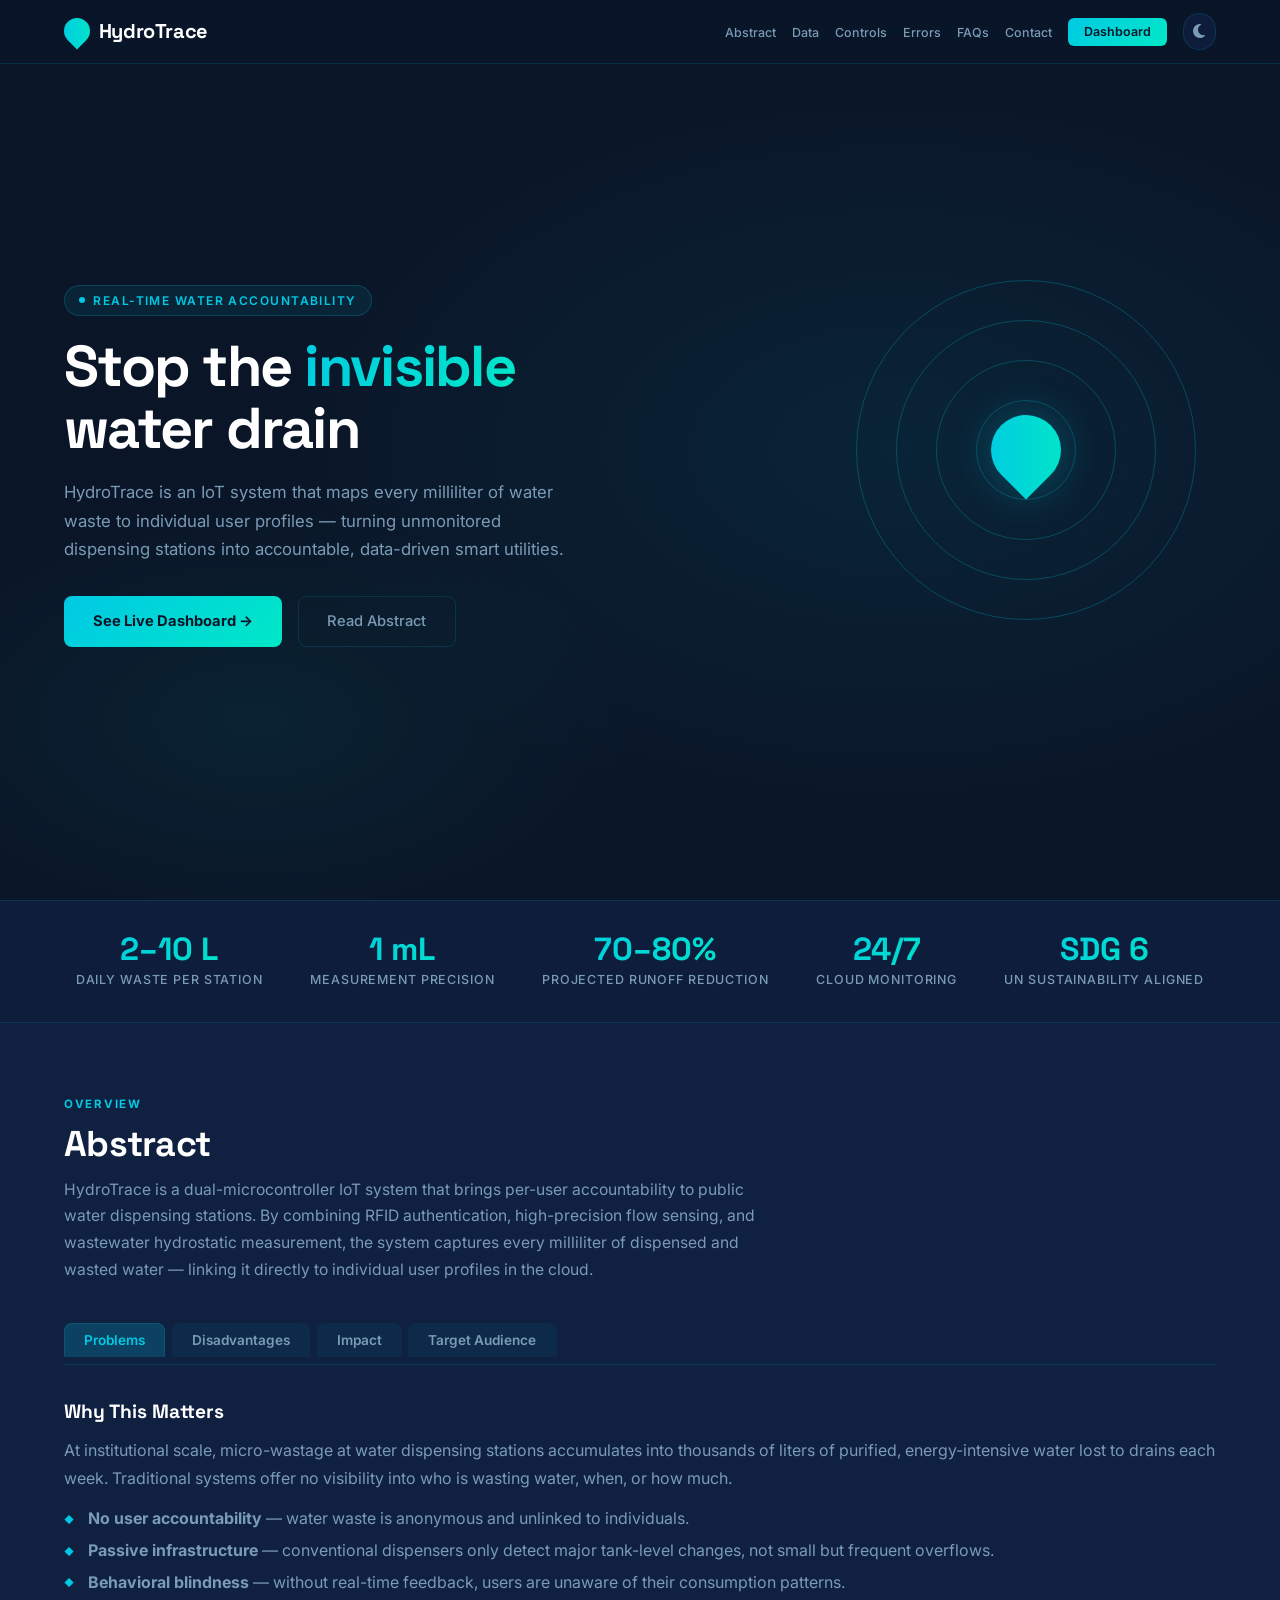
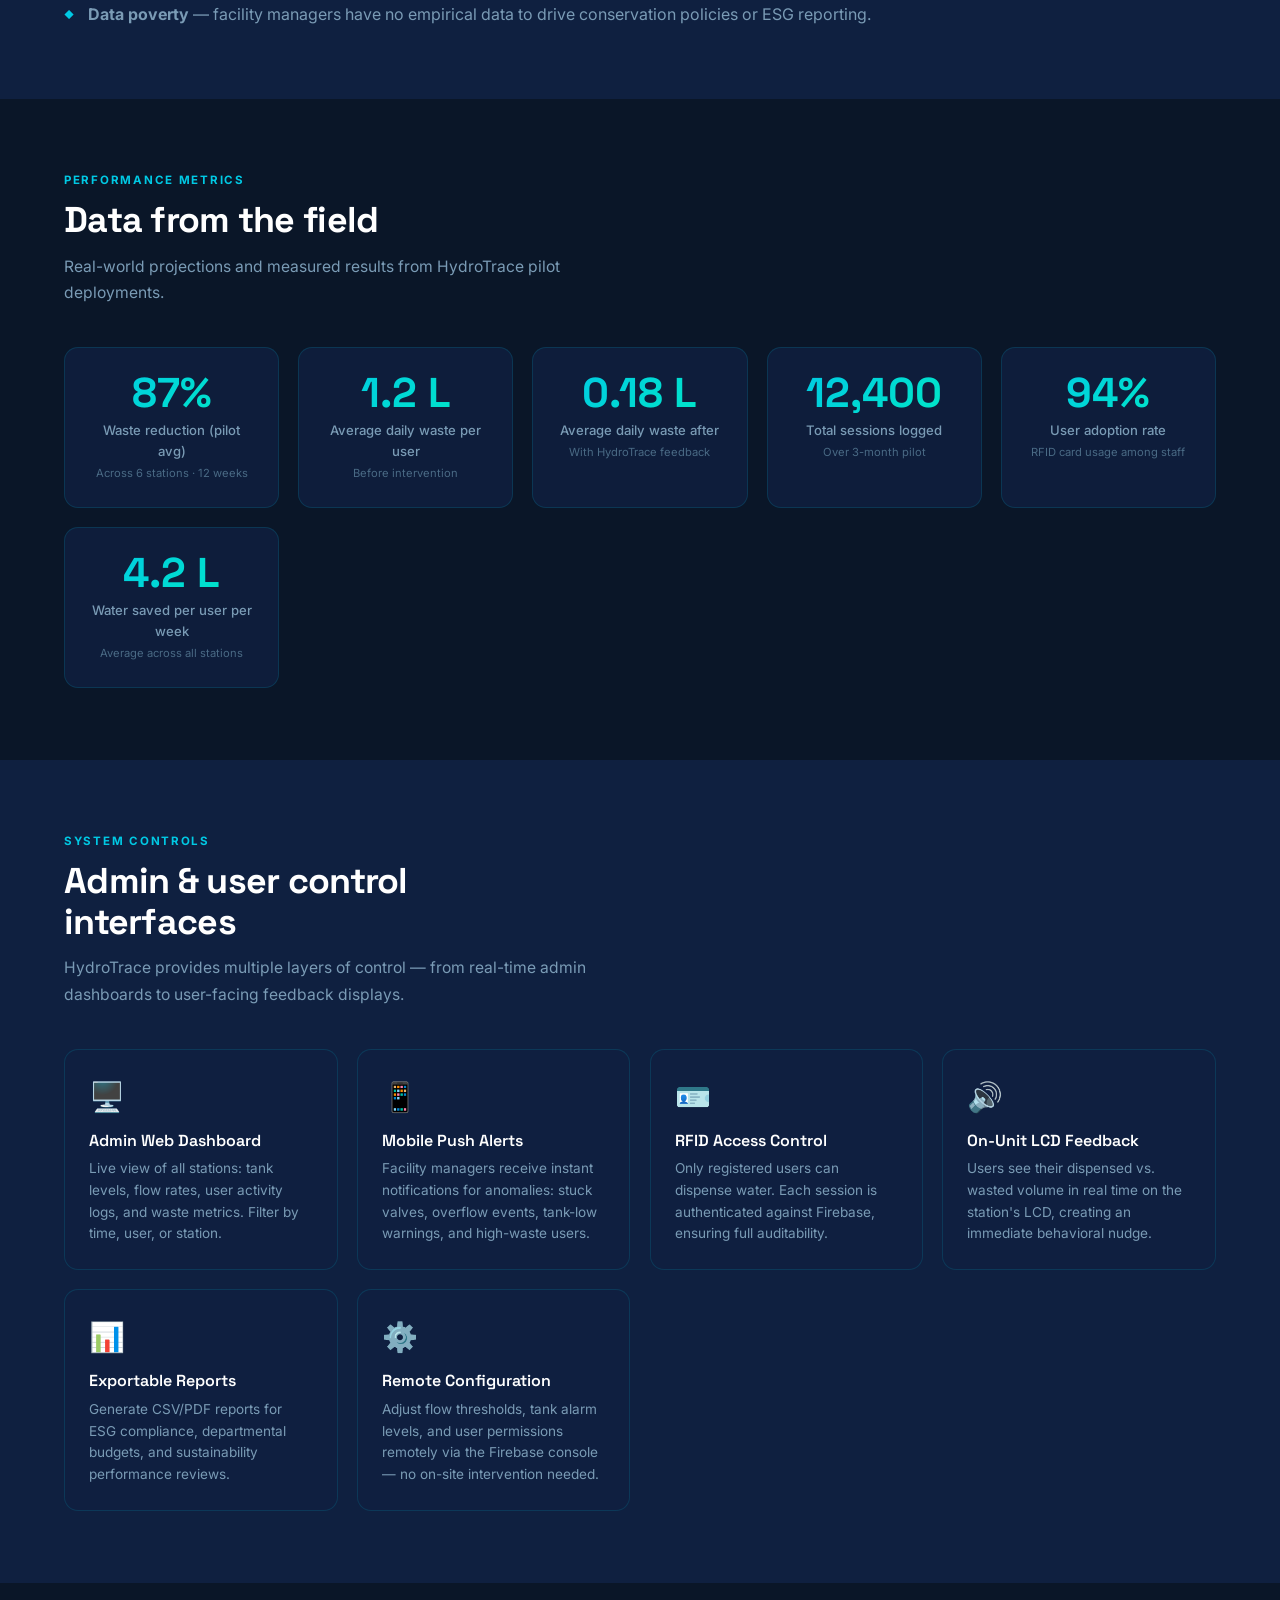
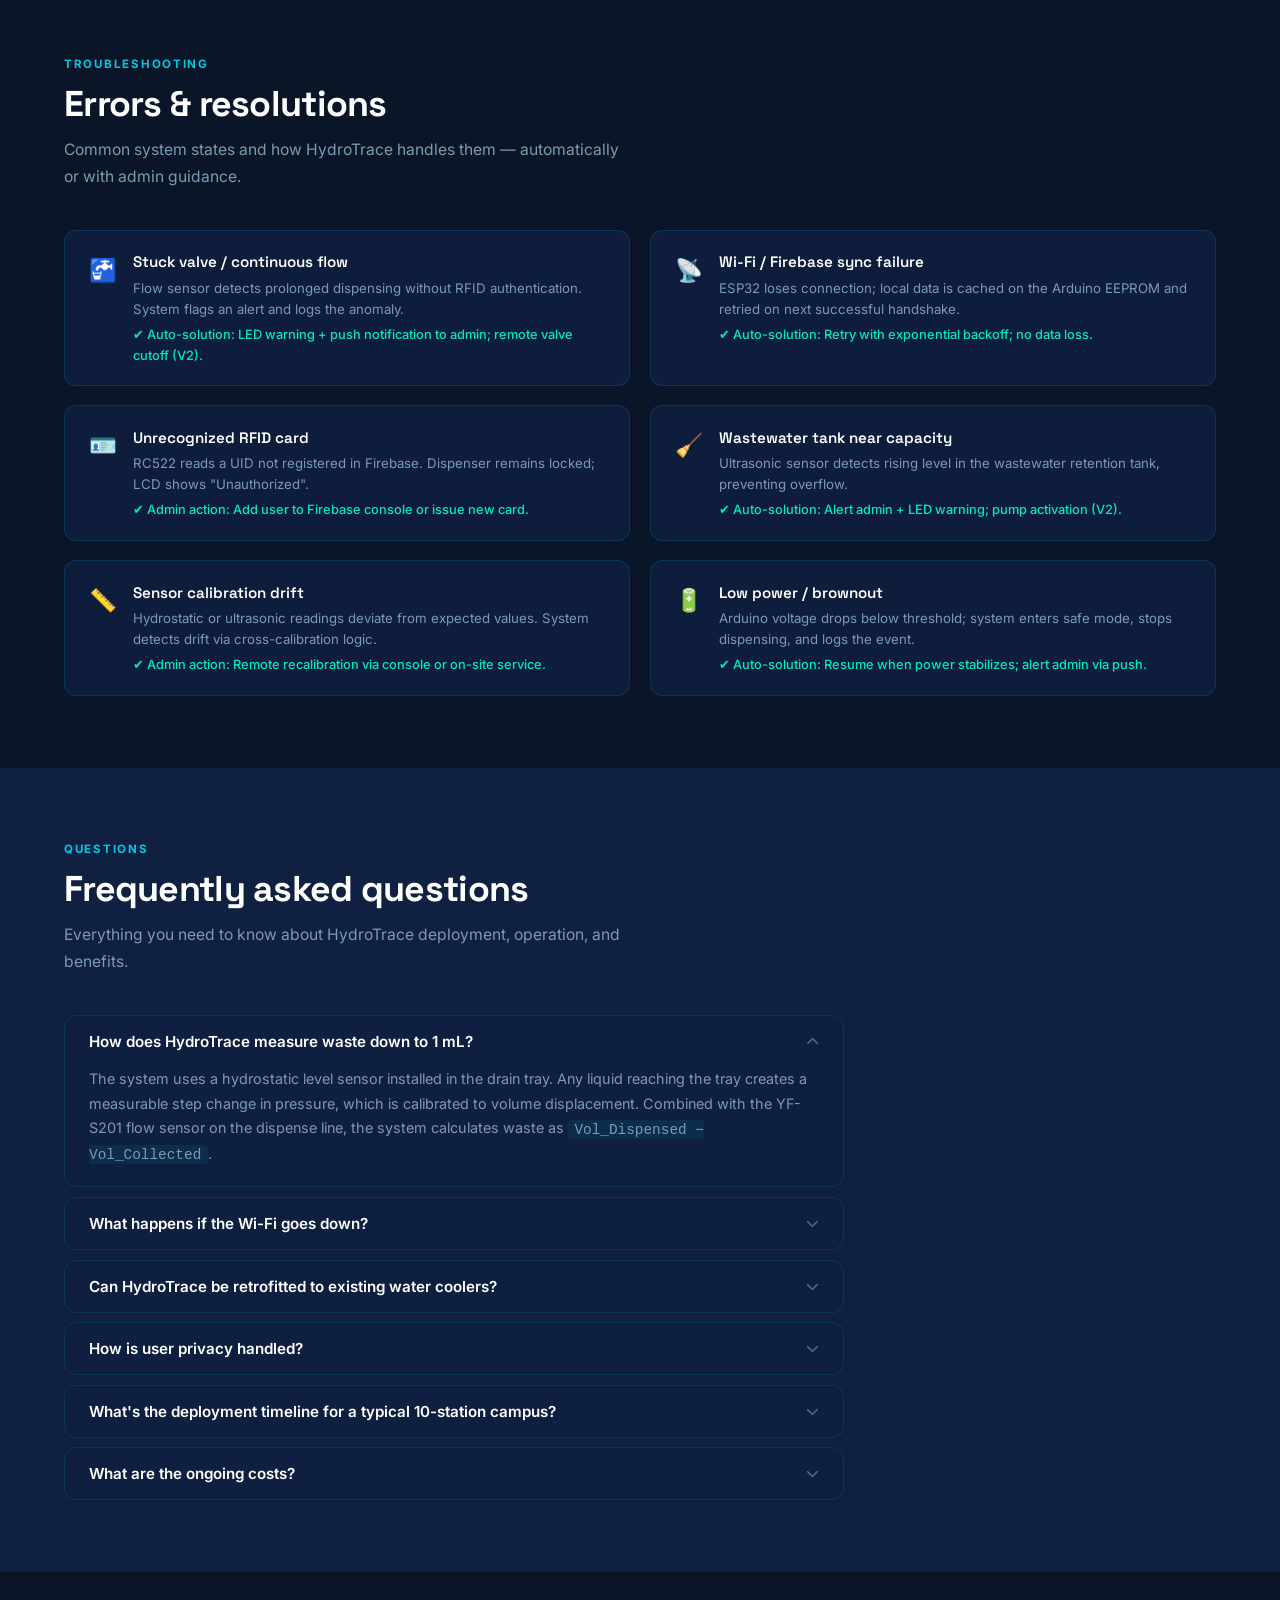
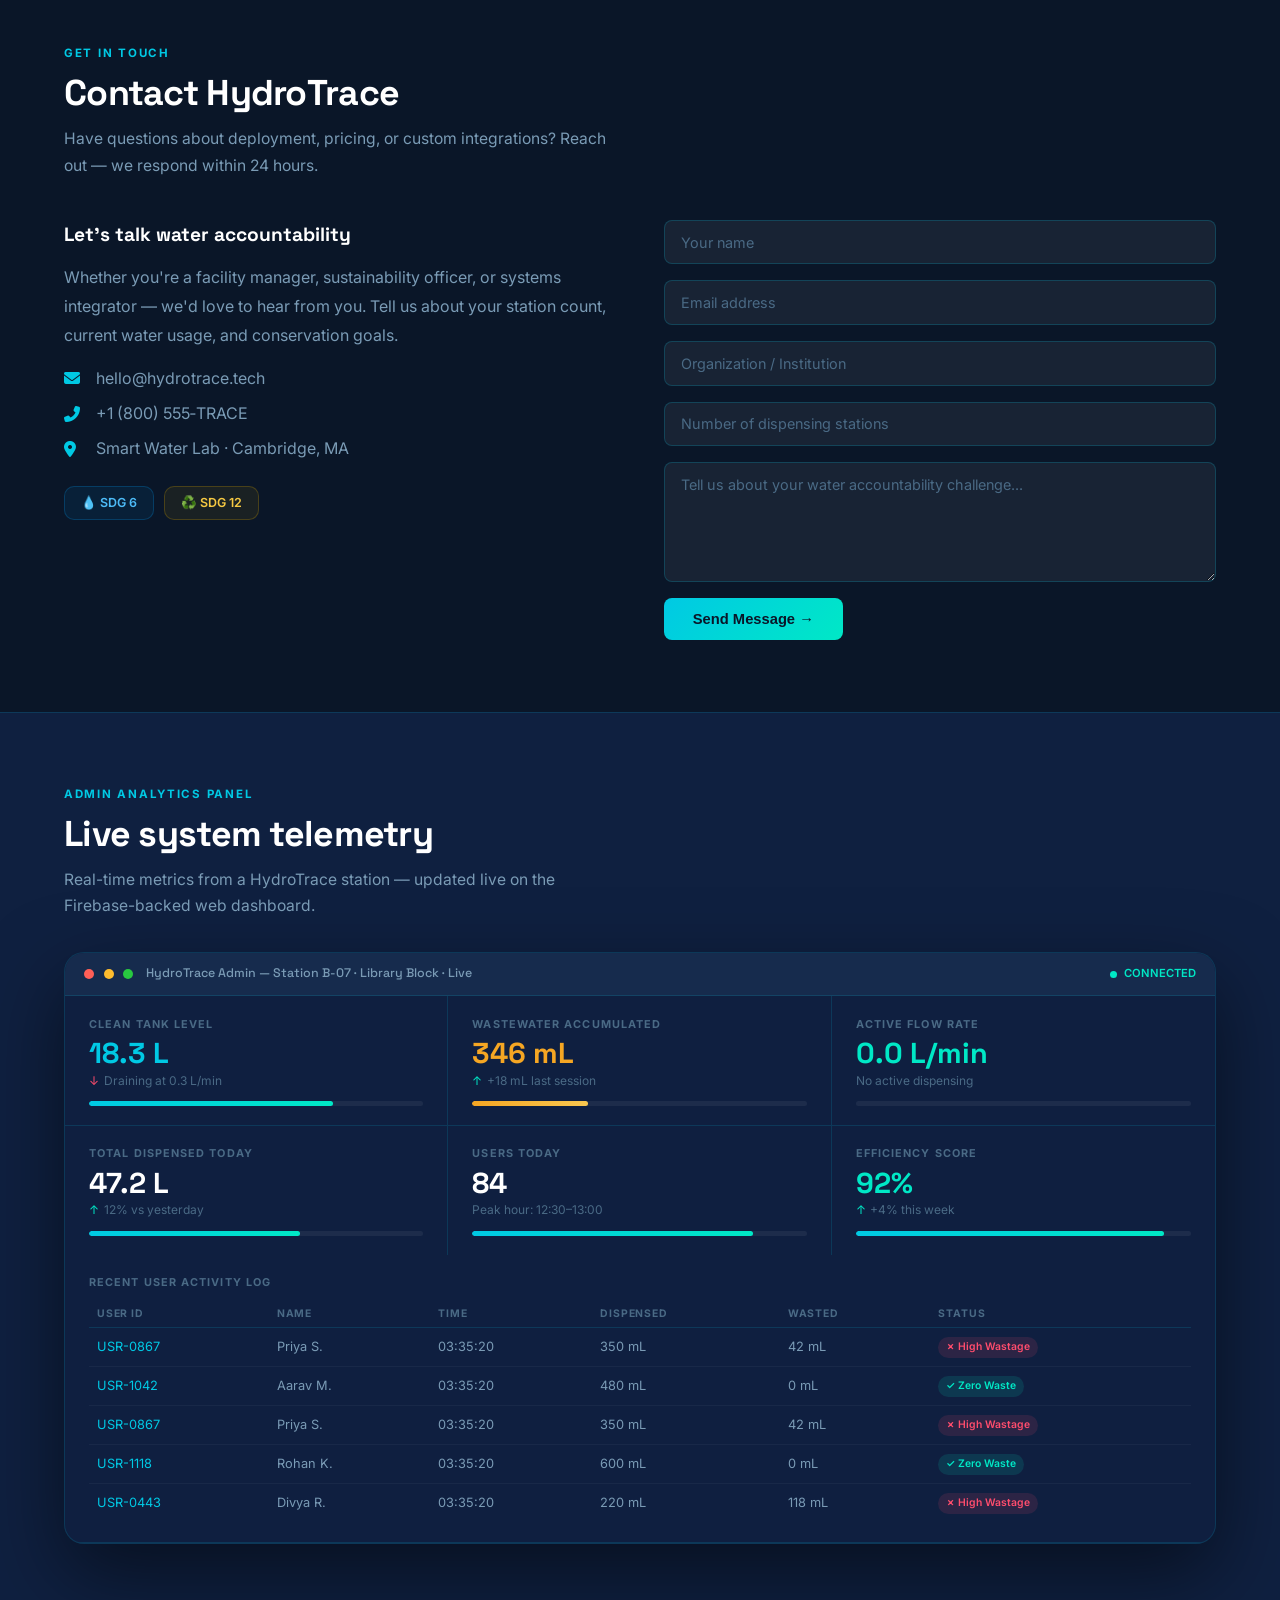
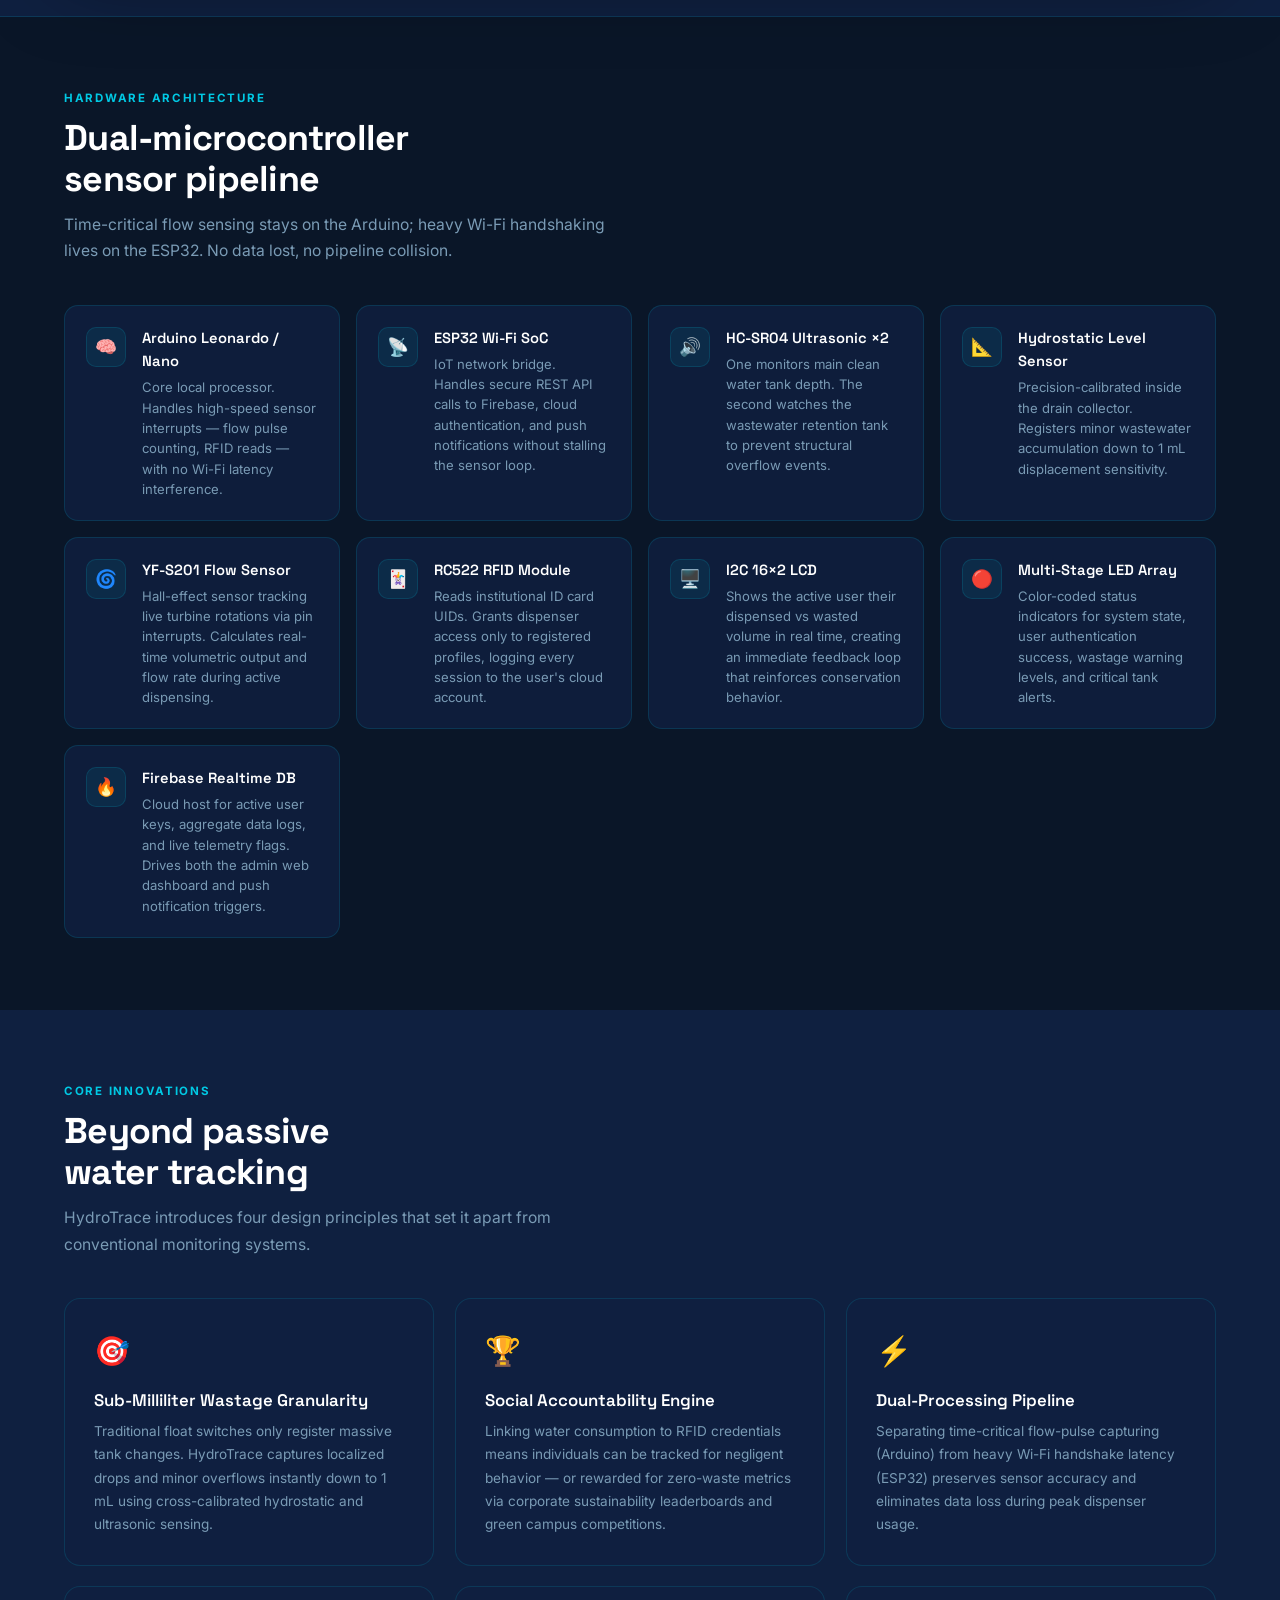
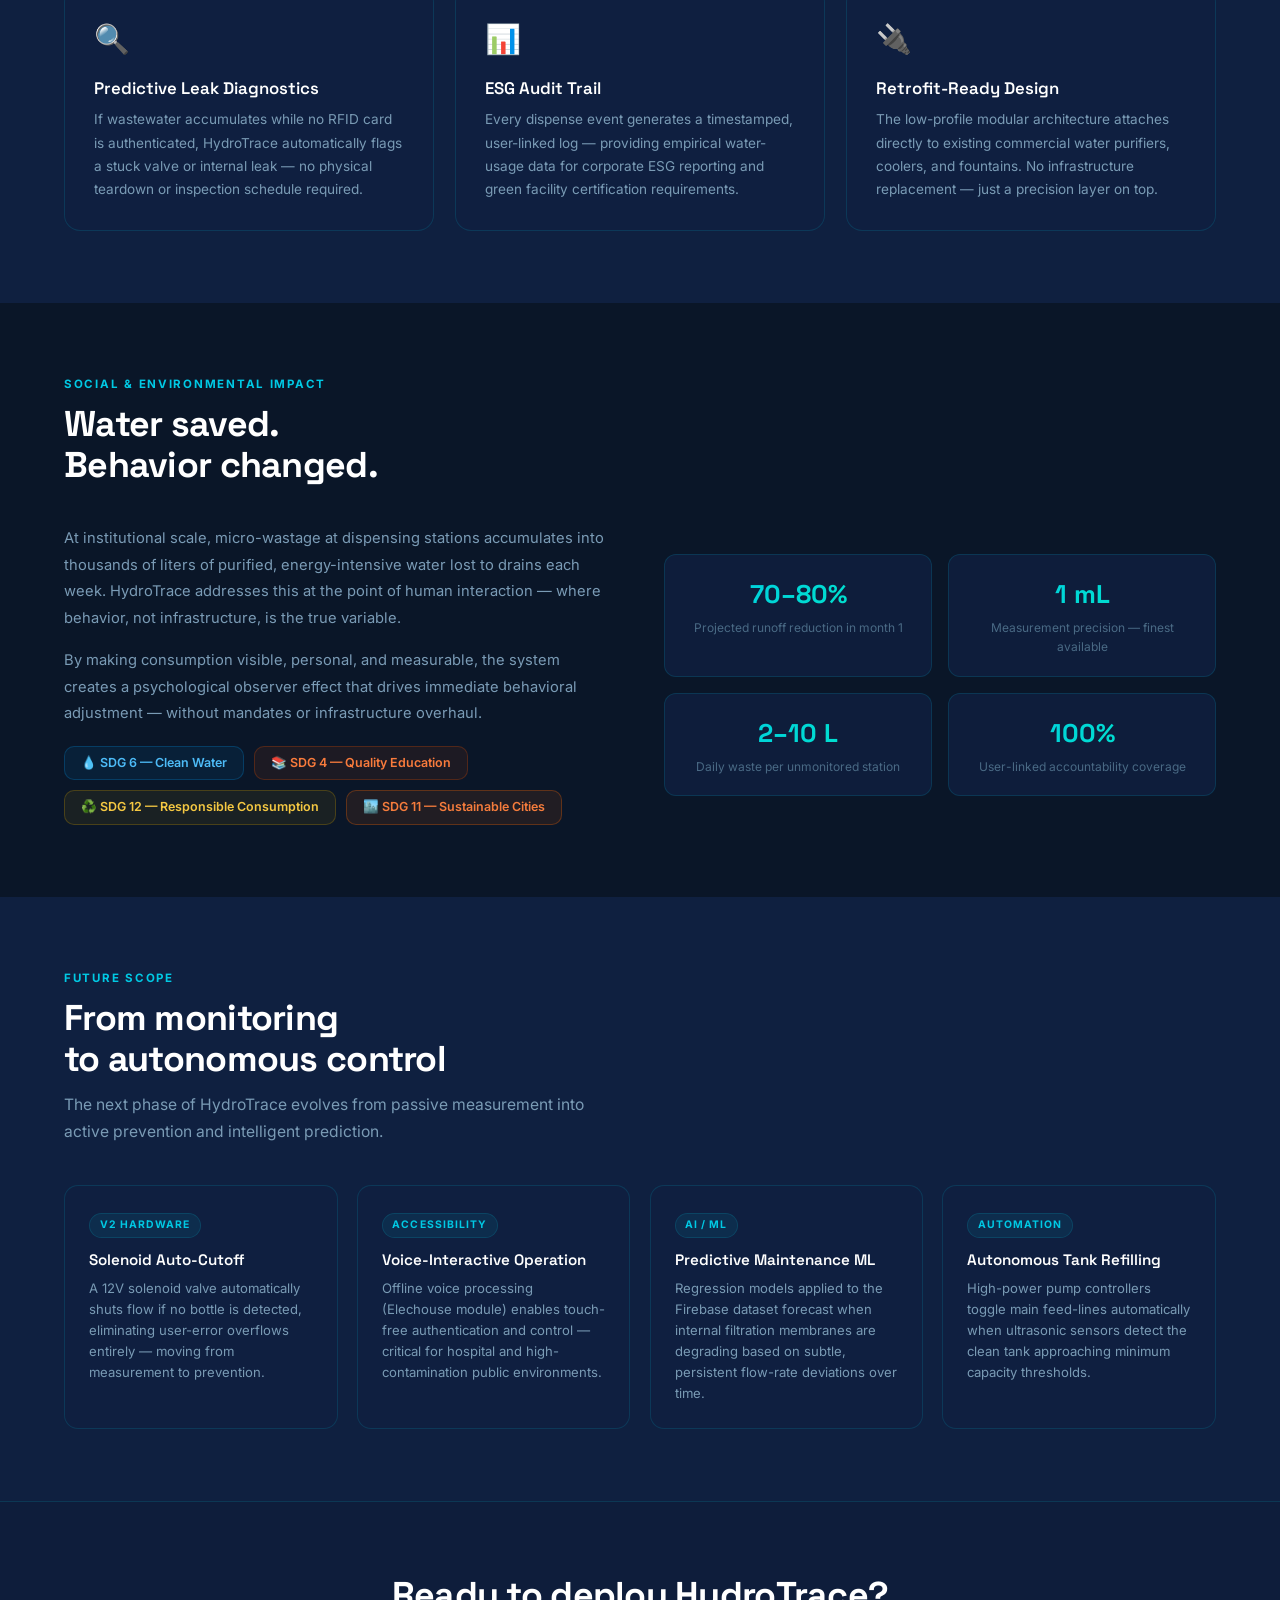
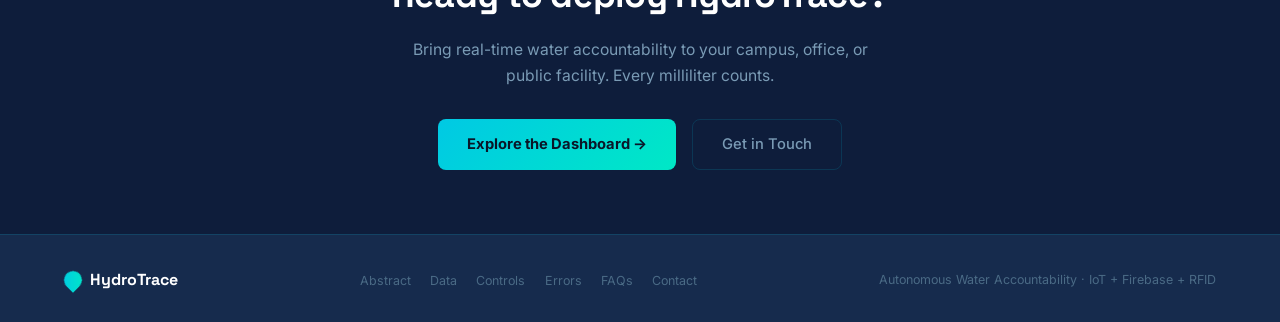
<file: hydrotrace.html>
<!DOCTYPE html>
<html lang="en">
<head>
    <meta charset="UTF-8" />
    <meta name="viewport" content="width=device-width, initial-scale=1.0" />
    <title>HydroTrace — Smart Water Accountability System</title>
    <link rel="preconnect" href="https://fonts.googleapis.com" />
    <link rel="preconnect" href="https://fonts.gstatic.com" crossorigin />
    <link href="https://fonts.googleapis.com/css2?family=Space+Grotesk:wght@300;400;500;600;700&family=Inter:wght@300;400;500;600&display=swap" rel="stylesheet" />
    <link rel="stylesheet" href="https://cdnjs.cloudflare.com/ajax/libs/font-awesome/6.5.0/css/all.min.css" />
    <style>
        /* ----- CSS Variables for Theming ----- */
        :root {
            /* Dark theme (default) */
            --navy: #0A1628;
            --navy-mid: #0F2040;
            --navy-light: #162B4D;
            --aqua: #00C9E4;
            --seafoam: #00E8C6;
            --slate-pale: #E8F4F8;
            --white: #FFFFFF;
            --amber: #F5A623;
            --red: #FF4D6D;
            --text-dim: #7A9BB5;
            --text-muted: #4A6A85;
            --border: rgba(0, 201, 228, 0.15);
            --card-bg: rgba(15, 32, 64, 0.8);
            --bg-body: #0A1628;
            --bg-card: rgba(15, 32, 64, 0.8);
            --text-primary: #FFFFFF;
            --text-secondary: #7A9BB5;
            --shadow-color: rgba(0, 0, 0, 0.5);
            --nav-bg: rgba(10, 22, 40, 0.85);
            --section-alt: #0F2040;
            --input-bg: rgba(255, 255, 255, 0.06);
            --input-border: rgba(0, 201, 228, 0.2);
            --faq-border: rgba(0, 201, 228, 0.12);
            --tab-bg: rgba(0, 201, 228, 0.06);
            --tab-hover: rgba(0, 201, 228, 0.15);
            --tab-active: rgba(0, 201, 228, 0.2);
            --code-bg: rgba(0, 201, 228, 0.08);
            --table-stripe: rgba(255, 255, 255, 0.02);
        }

        /* Light theme */
        [data-theme="light"] {
            --navy: #F0F7FA;
            --navy-mid: #E3EEF5;
            --navy-light: #D5E4ED;
            --aqua: #008F9E;
            --seafoam: #00B89A;
            --slate-pale: #0A1628;
            --white: #1A2A3A;
            --amber: #C47F10;
            --red: #CC2244;
            --text-dim: #3A5A75;
            --text-muted: #5A7A95;
            --border: rgba(0, 143, 158, 0.20);
            --card-bg: rgba(255, 255, 255, 0.75);
            --bg-body: #F0F7FA;
            --bg-card: rgba(255, 255, 255, 0.80);
            --text-primary: #0A1628;
            --text-secondary: #3A5A75;
            --shadow-color: rgba(0, 0, 0, 0.08);
            --nav-bg: rgba(240, 247, 250, 0.92);
            --section-alt: #E3EEF5;
            --input-bg: rgba(255, 255, 255, 0.7);
            --input-border: rgba(0, 143, 158, 0.25);
            --faq-border: rgba(0, 143, 158, 0.15);
            --tab-bg: rgba(0, 143, 158, 0.06);
            --tab-hover: rgba(0, 143, 158, 0.12);
            --tab-active: rgba(0, 143, 158, 0.18);
            --code-bg: rgba(0, 143, 158, 0.08);
            --table-stripe: rgba(0, 0, 0, 0.02);
        }

        /* ----- Reset & Base ----- */
        *,
        *::before,
        *::after {
            box-sizing: border-box;
            margin: 0;
            padding: 0;
        }

        html {
            scroll-behavior: smooth;
        }

        body {
            font-family: 'Inter', sans-serif;
            background: var(--bg-body);
            color: var(--text-primary);
            overflow-x: hidden;
            line-height: 1.6;
            transition: background 0.4s ease, color 0.4s ease;
        }

        /* ----- NAV ----- */
        nav {
            position: fixed;
            top: 0;
            left: 0;
            right: 0;
            z-index: 100;
            display: flex;
            align-items: center;
            justify-content: space-between;
            padding: 0.8rem 5%;
            background: var(--nav-bg);
            backdrop-filter: blur(12px);
            border-bottom: 1px solid var(--border);
            transition: background 0.4s ease, border-color 0.4s ease;
            flex-wrap: wrap;
            gap: 0.5rem;
        }

        .nav-logo {
            font-family: 'Space Grotesk', sans-serif;
            font-weight: 700;
            font-size: 1.25rem;
            color: var(--text-primary);
            letter-spacing: -0.02em;
            display: flex;
            align-items: center;
            gap: 0.55rem;
        }

        .nav-logo .drop {
            width: 26px;
            height: 26px;
            background: linear-gradient(135deg, var(--aqua), var(--seafoam));
            border-radius: 50% 50% 50% 0;
            transform: rotate(-45deg);
            flex-shrink: 0;
        }

        .nav-links {
            display: flex;
            gap: 1rem;
            list-style: none;
            flex-wrap: wrap;
            align-items: center;
        }

        .nav-links a {
            color: var(--text-secondary);
            text-decoration: none;
            font-size: 0.78rem;
            font-weight: 500;
            transition: color 0.2s;
            white-space: nowrap;
        }
        .nav-links a:hover {
            color: var(--aqua);
        }

        .nav-links a.nav-cta {
            background: linear-gradient(135deg, var(--aqua), var(--seafoam));
            color: var(--navy) !important;
            padding: 0.4rem 1rem;
            border-radius: 6px;
            font-weight: 600 !important;
        }
        .nav-links a.nav-cta:hover {
            opacity: 0.9;
        }

        /* ----- Theme Toggle ----- */
        .theme-toggle {
            background: var(--card-bg);
            border: 1px solid var(--border);
            border-radius: 50px;
            padding: 0.3rem 0.6rem;
            display: flex;
            align-items: center;
            gap: 0.4rem;
            cursor: pointer;
            transition: background 0.3s, border-color 0.3s;
            color: var(--text-secondary);
            font-size: 0.9rem;
        }
        .theme-toggle:hover {
            border-color: var(--aqua);
        }
        .theme-toggle .icon-sun,
        .theme-toggle .icon-moon {
            transition: opacity 0.3s, transform 0.3s;
            font-size: 1rem;
        }
        [data-theme="light"] .theme-toggle .icon-moon {
            display: none;
        }
        [data-theme="dark"] .theme-toggle .icon-sun {
            display: none;
        }
        [data-theme="light"] .theme-toggle .icon-sun {
            display: inline;
        }
        [data-theme="dark"] .theme-toggle .icon-moon {
            display: inline;
        }

        /* Mobile nav toggle */
        .nav-hamburger {
            display: none;
            background: none;
            border: none;
            color: var(--text-primary);
            font-size: 1.3rem;
            cursor: pointer;
        }

        /* ----- HERO ----- */
        .hero {
            min-height: 100vh;
            display: flex;
            align-items: center;
            padding: 6rem 5% 4rem;
            position: relative;
            overflow: hidden;
        }

        .hero-bg {
            position: absolute;
            inset: 0;
            background: radial-gradient(ellipse 70% 60% at 70% 50%, rgba(0, 201, 228, 0.08) 0%, transparent 70%),
                radial-gradient(ellipse 50% 40% at 20% 80%, rgba(0, 232, 198, 0.06) 0%, transparent 60%);
            transition: opacity 0.4s ease;
        }

        .ripple-container {
            position: absolute;
            right: 5%;
            top: 50%;
            transform: translateY(-50%);
            width: 380px;
            height: 380px;
            display: flex;
            align-items: center;
            justify-content: center;
            pointer-events: none;
        }

        .ripple {
            position: absolute;
            border-radius: 50%;
            border: 1.5px solid rgba(0, 201, 228, 0.25);
            animation: rippleOut 4s ease-out infinite;
        }
        .ripple:nth-child(1) {
            width: 100px;
            height: 100px;
            animation-delay: 0s;
        }
        .ripple:nth-child(2) {
            width: 180px;
            height: 180px;
            animation-delay: 1s;
        }
        .ripple:nth-child(3) {
            width: 260px;
            height: 260px;
            animation-delay: 2s;
        }
        .ripple:nth-child(4) {
            width: 340px;
            height: 340px;
            animation-delay: 3s;
        }

        @keyframes rippleOut {
            0% {
                opacity: 0.8;
                transform: scale(0.85);
            }
            100% {
                opacity: 0;
                transform: scale(1.1);
            }
        }

        .ripple-core {
            width: 70px;
            height: 70px;
            background: linear-gradient(135deg, var(--aqua), var(--seafoam));
            border-radius: 50% 50% 50% 0;
            transform: rotate(-45deg);
            box-shadow: 0 0 40px rgba(0, 201, 228, 0.3);
            animation: corePulse 3s ease-in-out infinite;
        }

        @keyframes corePulse {
            0%,
            100% {
                box-shadow: 0 0 40px rgba(0, 201, 228, 0.3);
            }
            50% {
                box-shadow: 0 0 70px rgba(0, 201, 228, 0.6), 0 0 120px rgba(0, 201, 228, 0.15);
            }
        }

        .hero-content {
            max-width: 580px;
            position: relative;
            z-index: 1;
        }

        .hero-eyebrow {
            display: inline-flex;
            align-items: center;
            gap: 0.5rem;
            font-size: 0.75rem;
            font-weight: 600;
            letter-spacing: 0.12em;
            text-transform: uppercase;
            color: var(--aqua);
            background: rgba(0, 201, 228, 0.08);
            border: 1px solid rgba(0, 201, 228, 0.2);
            padding: 0.3rem 0.9rem;
            border-radius: 100px;
            margin-bottom: 1.2rem;
        }

        .hero-eyebrow::before {
            content: '';
            width: 6px;
            height: 6px;
            background: var(--aqua);
            border-radius: 50%;
            animation: blink 1.5s ease-in-out infinite;
        }

        @keyframes blink {
            0%,
            100% {
                opacity: 1;
            }
            50% {
                opacity: 0.3;
            }
        }

        .hero-title {
            font-family: 'Space Grotesk', sans-serif;
            font-size: clamp(2.5rem, 4.5vw, 3.8rem);
            font-weight: 700;
            line-height: 1.08;
            letter-spacing: -0.03em;
            margin-bottom: 1.2rem;
        }

        .hero-title .accent {
            background: linear-gradient(135deg, var(--aqua), var(--seafoam));
            -webkit-background-clip: text;
            -webkit-text-fill-color: transparent;
            background-clip: text;
        }

        .hero-desc {
            font-size: 1.05rem;
            color: var(--text-secondary);
            max-width: 500px;
            margin-bottom: 2rem;
            line-height: 1.7;
        }

        .hero-actions {
            display: flex;
            gap: 1rem;
            flex-wrap: wrap;
        }

        .btn-primary {
            background: linear-gradient(135deg, var(--aqua), var(--seafoam));
            color: var(--navy);
            padding: 0.8rem 1.8rem;
            border-radius: 8px;
            font-weight: 700;
            font-size: 0.92rem;
            text-decoration: none;
            transition: transform 0.2s, box-shadow 0.2s;
            display: inline-flex;
            align-items: center;
            gap: 0.5rem;
            border: none;
            cursor: pointer;
        }
        .btn-primary:hover {
            transform: translateY(-2px);
            box-shadow: 0 8px 30px rgba(0, 201, 228, 0.3);
        }

        .btn-secondary {
            border: 1.5px solid var(--border);
            color: var(--text-secondary);
            padding: 0.8rem 1.8rem;
            border-radius: 8px;
            font-weight: 500;
            font-size: 0.92rem;
            text-decoration: none;
            transition: border-color 0.2s, color 0.2s;
            display: inline-flex;
            align-items: center;
            gap: 0.5rem;
            background: transparent;
            cursor: pointer;
        }
        .btn-secondary:hover {
            border-color: var(--aqua);
            color: var(--aqua);
        }

        /* ----- STATS STRIP ----- */
        .stats-strip {
            padding: 2rem 5%;
            border-top: 1px solid var(--border);
            border-bottom: 1px solid var(--border);
            display: flex;
            justify-content: space-around;
            flex-wrap: wrap;
            gap: 1.5rem;
            background: var(--card-bg);
            transition: background 0.4s ease, border-color 0.4s ease;
        }

        .stat-item {
            text-align: center;
        }

        .stat-num {
            font-family: 'Space Grotesk', sans-serif;
            font-size: 2rem;
            font-weight: 700;
            background: linear-gradient(135deg, var(--aqua), var(--seafoam));
            -webkit-background-clip: text;
            -webkit-text-fill-color: transparent;
            background-clip: text;
            display: block;
            line-height: 1;
        }

        .stat-label {
            font-size: 0.78rem;
            color: var(--text-secondary);
            margin-top: 0.3rem;
            font-weight: 500;
            text-transform: uppercase;
            letter-spacing: 0.07em;
        }

        /* ----- SECTIONS (shared) ----- */
        section {
            padding: 4.5rem 5%;
        }

        .section-eyebrow {
            font-size: 0.72rem;
            font-weight: 700;
            letter-spacing: 0.15em;
            text-transform: uppercase;
            color: var(--aqua);
            margin-bottom: 0.6rem;
        }

        .section-title {
            font-family: 'Space Grotesk', sans-serif;
            font-size: clamp(1.6rem, 2.8vw, 2.3rem);
            font-weight: 700;
            letter-spacing: -0.02em;
            line-height: 1.15;
            margin-bottom: 0.8rem;
        }

        .section-sub {
            color: var(--text-secondary);
            font-size: 0.98rem;
            max-width: 560px;
            line-height: 1.7;
        }

        .section-alt {
            background: var(--section-alt);
            transition: background 0.4s ease;
        }

        /* ----- ABSTRACT TABS ----- */
        .abstract-tabs {
            margin-top: 2.5rem;
        }

        .tab-nav {
            display: flex;
            gap: 0.4rem;
            flex-wrap: wrap;
            border-bottom: 1px solid var(--border);
            padding-bottom: 0.4rem;
            margin-bottom: 2rem;
        }

        .tab-btn {
            background: var(--tab-bg);
            border: 1px solid transparent;
            padding: 0.5rem 1.2rem;
            border-radius: 8px 8px 0 0;
            font-size: 0.85rem;
            font-weight: 600;
            color: var(--text-secondary);
            cursor: pointer;
            transition: background 0.25s, color 0.25s, border-color 0.25s;
            font-family: 'Inter', sans-serif;
        }
        .tab-btn:hover {
            background: var(--tab-hover);
            color: var(--text-primary);
        }
        .tab-btn.active {
            background: var(--tab-active);
            color: var(--aqua);
            border-color: var(--border);
            border-bottom-color: transparent;
        }

        .tab-panel {
            display: none;
            animation: fadeUp 0.4s ease forwards;
        }
        .tab-panel.active {
            display: block;
        }

        .tab-panel h4 {
            font-family: 'Space Grotesk', sans-serif;
            font-size: 1.2rem;
            margin-bottom: 0.5rem;
            color: var(--text-primary);
        }
        .tab-panel p {
            color: var(--text-secondary);
            line-height: 1.8;
            margin-bottom: 0.8rem;
        }
        .tab-panel ul {
            list-style: none;
            padding: 0;
            display: flex;
            flex-direction: column;
            gap: 0.4rem;
        }
        .tab-panel ul li {
            padding-left: 1.5rem;
            position: relative;
            color: var(--text-secondary);
            line-height: 1.6;
        }
        .tab-panel ul li::before {
            content: '◆';
            position: absolute;
            left: 0;
            color: var(--aqua);
            font-size: 0.6rem;
            top: 0.35rem;
        }

        /* ----- DATA SECTION (charts / cards) ----- */
        .data-grid {
            display: grid;
            grid-template-columns: repeat(auto-fit, minmax(200px, 1fr));
            gap: 1.2rem;
            margin-top: 2.5rem;
        }

        .data-card {
            background: var(--bg-card);
            border: 1px solid var(--border);
            border-radius: 14px;
            padding: 1.5rem;
            text-align: center;
            transition: transform 0.2s, border-color 0.2s;
        }
        .data-card:hover {
            transform: translateY(-3px);
            border-color: rgba(0, 201, 228, 0.35);
        }

        .data-card .number {
            font-family: 'Space Grotesk', sans-serif;
            font-size: 2.6rem;
            font-weight: 700;
            background: linear-gradient(135deg, var(--aqua), var(--seafoam));
            -webkit-background-clip: text;
            -webkit-text-fill-color: transparent;
            background-clip: text;
            line-height: 1;
        }
        .data-card .label {
            font-size: 0.82rem;
            color: var(--text-secondary);
            margin-top: 0.4rem;
            font-weight: 500;
        }
        .data-card .sub {
            font-size: 0.7rem;
            color: var(--text-muted);
            margin-top: 0.2rem;
        }

        /* ----- CONTROLS ----- */
        .controls-grid {
            display: grid;
            grid-template-columns: repeat(auto-fit, minmax(240px, 1fr));
            gap: 1.2rem;
            margin-top: 2.5rem;
        }

        .control-card {
            background: var(--bg-card);
            border: 1px solid var(--border);
            border-radius: 14px;
            padding: 1.5rem;
            transition: border-color 0.2s;
        }
        .control-card:hover {
            border-color: rgba(0, 201, 228, 0.35);
        }

        .control-card .ctrl-icon {
            font-size: 1.8rem;
            margin-bottom: 0.5rem;
        }
        .control-card h4 {
            font-family: 'Space Grotesk', sans-serif;
            font-size: 1rem;
            font-weight: 600;
            margin-bottom: 0.3rem;
        }
        .control-card p {
            font-size: 0.85rem;
            color: var(--text-secondary);
            line-height: 1.6;
        }

        /* ----- ERRORS SOLVE ----- */
        .errors-grid {
            display: grid;
            grid-template-columns: 1fr 1fr;
            gap: 1.2rem;
            margin-top: 2.5rem;
        }

        .error-item {
            background: var(--bg-card);
            border: 1px solid var(--border);
            border-radius: 12px;
            padding: 1.2rem 1.5rem;
            display: flex;
            gap: 1rem;
            align-items: flex-start;
            transition: border-color 0.2s;
        }
        .error-item:hover {
            border-color: rgba(0, 201, 228, 0.3);
        }

        .error-item .e-icon {
            font-size: 1.4rem;
            flex-shrink: 0;
            margin-top: 0.1rem;
        }
        .error-item .e-content h4 {
            font-family: 'Space Grotesk', sans-serif;
            font-size: 0.95rem;
            font-weight: 600;
            margin-bottom: 0.2rem;
        }
        .error-item .e-content p {
            font-size: 0.83rem;
            color: var(--text-secondary);
            line-height: 1.6;
        }
        .error-item .e-content .solution {
            font-size: 0.8rem;
            color: var(--seafoam);
            font-weight: 500;
            margin-top: 0.3rem;
        }

        /* ----- FAQ ----- */
        .faq-list {
            margin-top: 2.5rem;
            display: flex;
            flex-direction: column;
            gap: 0.6rem;
            max-width: 780px;
        }

        .faq-item {
            background: var(--bg-card);
            border: 1px solid var(--faq-border);
            border-radius: 12px;
            overflow: hidden;
            transition: border-color 0.2s;
        }
        .faq-item:hover {
            border-color: rgba(0, 201, 228, 0.25);
        }

        .faq-question {
            padding: 1rem 1.5rem;
            display: flex;
            justify-content: space-between;
            align-items: center;
            cursor: pointer;
            font-weight: 600;
            font-size: 0.95rem;
            color: var(--text-primary);
            background: transparent;
            border: none;
            width: 100%;
            text-align: left;
            font-family: 'Inter', sans-serif;
            gap: 1rem;
        }
        .faq-question:hover {
            color: var(--aqua);
        }
        .faq-question .faq-toggle {
            font-size: 0.8rem;
            color: var(--text-muted);
            transition: transform 0.3s;
            flex-shrink: 0;
        }
        .faq-item.open .faq-toggle {
            transform: rotate(180deg);
        }

        .faq-answer {
            padding: 0 1.5rem 1.2rem 1.5rem;
            color: var(--text-secondary);
            font-size: 0.9rem;
            line-height: 1.7;
            display: none;
        }
        .faq-item.open .faq-answer {
            display: block;
        }

        /* ----- CONTACT ----- */
        .contact-wrap {
            display: grid;
            grid-template-columns: 1fr 1fr;
            gap: 3rem;
            margin-top: 2.5rem;
            align-items: start;
        }

        .contact-info h4 {
            font-family: 'Space Grotesk', sans-serif;
            font-size: 1.2rem;
            margin-bottom: 0.8rem;
        }
        .contact-info p {
            color: var(--text-secondary);
            line-height: 1.8;
            margin-bottom: 1rem;
        }
        .contact-info .contact-detail {
            display: flex;
            align-items: center;
            gap: 0.8rem;
            margin-bottom: 0.6rem;
            color: var(--text-secondary);
        }
        .contact-info .contact-detail i {
            color: var(--aqua);
            width: 1.2rem;
            font-size: 1rem;
        }

        .contact-form {
            display: flex;
            flex-direction: column;
            gap: 1rem;
        }
        .contact-form input,
        .contact-form textarea {
            padding: 0.8rem 1rem;
            border-radius: 8px;
            border: 1px solid var(--input-border);
            background: var(--input-bg);
            color: var(--text-primary);
            font-family: 'Inter', sans-serif;
            font-size: 0.9rem;
            transition: border-color 0.2s;
            outline: none;
        }
        .contact-form input:focus,
        .contact-form textarea:focus {
            border-color: var(--aqua);
        }
        .contact-form textarea {
            min-height: 120px;
            resize: vertical;
        }
        .contact-form input::placeholder,
        .contact-form textarea::placeholder {
            color: var(--text-muted);
        }

        /* ----- DASHBOARD (preserved) ----- */
        .dashboard-section {
            background: var(--section-alt);
            border-top: 1px solid var(--border);
            border-bottom: 1px solid var(--border);
            transition: background 0.4s ease;
        }

        .dashboard-shell {
            background: var(--bg-card);
            border: 1px solid var(--border);
            border-radius: 20px;
            overflow: hidden;
            margin-top: 2rem;
            box-shadow: 0 30px 80px var(--shadow-color);
            transition: background 0.4s ease, border-color 0.4s ease, box-shadow 0.4s ease;
        }

        .dash-titlebar {
            background: var(--navy-light);
            padding: 0.7rem 1.2rem;
            display: flex;
            align-items: center;
            gap: 0.6rem;
            border-bottom: 1px solid var(--border);
            transition: background 0.4s ease;
        }

        .dot {
            width: 10px;
            height: 10px;
            border-radius: 50%;
        }
        .dot-red {
            background: #FF5F57;
        }
        .dot-yellow {
            background: #FEBC2E;
        }
        .dot-green {
            background: #28C840;
        }

        .dash-title-text {
            font-family: 'Space Grotesk', sans-serif;
            font-size: 0.78rem;
            font-weight: 500;
            color: var(--text-secondary);
            margin-left: 0.2rem;
        }

        .dash-body {
            display: grid;
            grid-template-columns: 1fr 1fr 1fr;
            gap: 0;
        }

        .dash-panel {
            padding: 1.2rem 1.5rem;
            border-right: 1px solid var(--border);
            border-bottom: 1px solid var(--border);
            transition: border-color 0.4s ease;
        }
        .dash-panel:nth-child(3n) {
            border-right: none;
        }
        .dash-panel:nth-child(4),
        .dash-panel:nth-child(5),
        .dash-panel:nth-child(6) {
            border-bottom: none;
        }

        .dash-panel-label {
            font-size: 0.68rem;
            font-weight: 700;
            letter-spacing: 0.1em;
            text-transform: uppercase;
            color: var(--text-muted);
            margin-bottom: 0.4rem;
        }

        .dash-panel-val {
            font-family: 'Space Grotesk', sans-serif;
            font-size: 1.8rem;
            font-weight: 700;
            line-height: 1;
            margin-bottom: 0.15rem;
            color: var(--text-primary);
        }

        .dash-panel-val.aqua {
            color: var(--aqua);
        }
        .dash-panel-val.seafoam {
            color: var(--seafoam);
        }
        .dash-panel-val.amber {
            color: var(--amber);
        }
        .dash-panel-val.danger {
            color: var(--red);
        }

        .dash-panel-meta {
            font-size: 0.75rem;
            color: var(--text-muted);
            display: flex;
            align-items: center;
            gap: 0.3rem;
        }

        .trend-up {
            color: var(--seafoam);
        }
        .trend-down {
            color: var(--red);
        }

        .progress-bar-track {
            height: 5px;
            background: rgba(255, 255, 255, 0.06);
            border-radius: 99px;
            margin-top: 0.7rem;
            overflow: hidden;
        }
        .progress-bar-fill {
            height: 100%;
            border-radius: 99px;
            background: linear-gradient(90deg, var(--aqua), var(--seafoam));
            transition: width 1.5s ease;
        }
        .progress-bar-fill.amber {
            background: linear-gradient(90deg, var(--amber), #f9c74f);
        }
        .progress-bar-fill.danger {
            background: linear-gradient(90deg, var(--red), #ff8fab);
        }

        .activity-section {
            grid-column: 1 / -1;
            border-right: none !important;
        }

        .activity-table {
            width: 100%;
            border-collapse: collapse;
            margin-top: 0.6rem;
        }
        .activity-table th {
            font-size: 0.65rem;
            font-weight: 700;
            text-transform: uppercase;
            letter-spacing: 0.08em;
            color: var(--text-muted);
            text-align: left;
            padding: 0.3rem 0.5rem;
            border-bottom: 1px solid var(--border);
        }
        .activity-table td {
            font-size: 0.8rem;
            padding: 0.5rem 0.5rem;
            color: var(--text-secondary);
            border-bottom: 1px solid rgba(255, 255, 255, 0.04);
        }
        .activity-table tr:last-child td {
            border-bottom: none;
        }

        .badge {
            display: inline-block;
            padding: 0.15rem 0.5rem;
            border-radius: 99px;
            font-size: 0.65rem;
            font-weight: 600;
        }
        .badge-green {
            background: rgba(0, 232, 198, 0.12);
            color: var(--seafoam);
        }
        .badge-amber {
            background: rgba(245, 166, 35, 0.12);
            color: var(--amber);
        }
        .badge-red {
            background: rgba(255, 77, 109, 0.12);
            color: var(--red);
        }

        /* ----- COMPONENTS / FEATURES / FUTURE (preserved with theme) ----- */
        .components-section,
        .features-section,
        .future-section,
        .impact-section {
            transition: background 0.4s ease;
        }

        .components-grid {
            display: grid;
            grid-template-columns: repeat(auto-fit, minmax(250px, 1fr));
            gap: 1rem;
            margin-top: 2.5rem;
        }

        .component-card {
            background: var(--bg-card);
            border: 1px solid var(--border);
            border-radius: 14px;
            padding: 1.3rem;
            display: flex;
            gap: 1rem;
            align-items: flex-start;
            transition: border-color 0.2s, transform 0.2s;
        }
        .component-card:hover {
            border-color: rgba(0, 201, 228, 0.35);
            transform: translateY(-2px);
        }

        .comp-icon {
            width: 40px;
            height: 40px;
            border-radius: 10px;
            background: rgba(0, 201, 228, 0.08);
            display: flex;
            align-items: center;
            justify-content: center;
            font-size: 1.1rem;
            flex-shrink: 0;
            border: 1px solid rgba(0, 201, 228, 0.15);
        }

        .comp-name {
            font-family: 'Space Grotesk', sans-serif;
            font-size: 0.92rem;
            font-weight: 600;
            margin-bottom: 0.2rem;
        }
        .comp-role {
            font-size: 0.82rem;
            color: var(--text-secondary);
            line-height: 1.55;
        }

        .features-grid {
            display: grid;
            grid-template-columns: repeat(auto-fit, minmax(280px, 1fr));
            gap: 1.3rem;
            margin-top: 2.5rem;
        }

        .feature-card {
            background: var(--bg-card);
            border: 1px solid var(--border);
            border-radius: 16px;
            padding: 1.8rem;
            transition: border-color 0.2s, transform 0.2s;
        }
        .feature-card:hover {
            border-color: rgba(0, 232, 198, 0.4);
            transform: translateY(-3px);
        }

        .feature-icon {
            font-size: 1.8rem;
            margin-bottom: 0.8rem;
        }
        .feature-title {
            font-family: 'Space Grotesk', sans-serif;
            font-size: 1.05rem;
            font-weight: 600;
            margin-bottom: 0.4rem;
        }
        .feature-desc {
            font-size: 0.85rem;
            color: var(--text-secondary);
            line-height: 1.7;
        }

        .future-grid {
            display: grid;
            grid-template-columns: repeat(auto-fit, minmax(220px, 1fr));
            gap: 1.2rem;
            margin-top: 2.5rem;
        }

        .future-card {
            background: var(--bg-card);
            border: 1px solid var(--border);
            border-radius: 14px;
            padding: 1.5rem;
            position: relative;
            overflow: hidden;
            transition: border-color 0.2s;
        }
        .future-card::before {
            content: '';
            position: absolute;
            top: 0;
            left: 0;
            right: 0;
            height: 3px;
            background: linear-gradient(90deg, var(--aqua), var(--seafoam));
            opacity: 0;
            transition: opacity 0.25s;
        }
        .future-card:hover::before {
            opacity: 1;
        }

        .future-tag {
            display: inline-block;
            font-size: 0.65rem;
            font-weight: 700;
            text-transform: uppercase;
            letter-spacing: 0.1em;
            color: var(--aqua);
            background: rgba(0, 201, 228, 0.08);
            border: 1px solid rgba(0, 201, 228, 0.15);
            padding: 0.2rem 0.6rem;
            border-radius: 99px;
            margin-bottom: 0.6rem;
        }
        .future-title {
            font-family: 'Space Grotesk', sans-serif;
            font-size: 0.95rem;
            font-weight: 600;
            margin-bottom: 0.4rem;
        }
        .future-desc {
            font-size: 0.82rem;
            color: var(--text-secondary);
            line-height: 1.6;
        }

        .impact-cols {
            display: grid;
            grid-template-columns: 1fr 1fr;
            gap: 3rem;
            align-items: center;
            margin-top: 2.5rem;
        }

        .impact-text p {
            color: var(--text-secondary);
            font-size: 0.92rem;
            line-height: 1.8;
            margin-bottom: 1rem;
        }

        .sdg-chips {
            display: flex;
            flex-wrap: wrap;
            gap: 0.6rem;
            margin-top: 1.2rem;
        }
        .sdg-chip {
            display: flex;
            align-items: center;
            gap: 0.4rem;
            padding: 0.4rem 1rem;
            border-radius: 10px;
            font-size: 0.78rem;
            font-weight: 600;
            border: 1px solid;
        }
        .sdg-chip.sdg6 {
            background: rgba(0, 130, 200, 0.1);
            border-color: rgba(0, 130, 200, 0.3);
            color: #4DBBF7;
        }
        .sdg-chip.sdg4 {
            background: rgba(200, 70, 0, 0.1);
            border-color: rgba(200, 70, 0, 0.3);
            color: #F97B3C;
        }
        .sdg-chip.sdg12 {
            background: rgba(180, 140, 0, 0.1);
            border-color: rgba(180, 140, 0, 0.3);
            color: #F5C842;
        }
        .sdg-chip.sdg11 {
            background: rgba(240, 100, 0, 0.1);
            border-color: rgba(240, 100, 0, 0.3);
            color: #F57C3C;
        }

        .impact-metrics {
            display: grid;
            grid-template-columns: 1fr 1fr;
            gap: 1rem;
        }
        .impact-metric {
            background: var(--bg-card);
            border: 1px solid var(--border);
            border-radius: 12px;
            padding: 1.2rem;
            text-align: center;
        }
        .impact-metric-val {
            font-family: 'Space Grotesk', sans-serif;
            font-size: 1.6rem;
            font-weight: 700;
            background: linear-gradient(135deg, var(--aqua), var(--seafoam));
            -webkit-background-clip: text;
            -webkit-text-fill-color: transparent;
            background-clip: text;
        }
        .impact-metric-label {
            font-size: 0.75rem;
            color: var(--text-muted);
            margin-top: 0.2rem;
        }

        /* ----- CTA ----- */
        .cta-section {
            padding: 4rem 5%;
            text-align: center;
            background: var(--card-bg);
            border-top: 1px solid var(--border);
            transition: background 0.4s ease;
        }
        .cta-section h2 {
            font-family: 'Space Grotesk', sans-serif;
            font-size: clamp(1.6rem, 2.8vw, 2.4rem);
            font-weight: 700;
            letter-spacing: -0.02em;
            margin-bottom: 0.8rem;
        }
        .cta-section p {
            color: var(--text-secondary);
            max-width: 480px;
            margin: 0 auto 1.8rem;
            font-size: 0.98rem;
            line-height: 1.7;
        }

        /* ----- FOOTER ----- */
        footer {
            background: var(--navy-light);
            border-top: 1px solid var(--border);
            padding: 2rem 5%;
            display: flex;
            justify-content: space-between;
            align-items: center;
            flex-wrap: wrap;
            gap: 1rem;
            transition: background 0.4s ease;
        }
        .footer-logo {
            font-family: 'Space Grotesk', sans-serif;
            font-weight: 700;
            font-size: 1rem;
            display: flex;
            align-items: center;
            gap: 0.5rem;
            color: var(--text-primary);
        }
        .footer-logo .drop {
            width: 18px;
            height: 18px;
            background: linear-gradient(135deg, var(--aqua), var(--seafoam));
            border-radius: 50% 50% 50% 0;
            transform: rotate(-45deg);
            flex-shrink: 0;
        }
        .footer-copy {
            font-size: 0.78rem;
            color: var(--text-muted);
        }
        .footer-links {
            display: flex;
            gap: 1.2rem;
            list-style: none;
        }
        .footer-links a {
            color: var(--text-muted);
            text-decoration: none;
            font-size: 0.78rem;
            transition: color 0.2s;
        }
        .footer-links a:hover {
            color: var(--aqua);
        }

        /* ----- ANIMATIONS ----- */
        @keyframes fadeUp {
            from {
                opacity: 0;
                transform: translateY(22px);
            }
            to {
                opacity: 1;
                transform: translateY(0);
            }
        }

        .fade-up {
            opacity: 0;
            animation: fadeUp 0.6s ease forwards;
        }
        .delay-1 {
            animation-delay: 0.1s;
        }
        .delay-2 {
            animation-delay: 0.25s;
        }
        .delay-3 {
            animation-delay: 0.4s;
        }
        .delay-4 {
            animation-delay: 0.55s;
        }

        /* ----- RESPONSIVE ----- */
        @media (max-width: 1024px) {
            .ripple-container {
                width: 300px;
                height: 300px;
            }
            .ripple:nth-child(4) {
                width: 280px;
                height: 280px;
            }
            .ripple:nth-child(3) {
                width: 210px;
                height: 210px;
            }
            .ripple:nth-child(2) {
                width: 150px;
                height: 150px;
            }
            .ripple:nth-child(1) {
                width: 80px;
                height: 80px;
            }
            .ripple-core {
                width: 55px;
                height: 55px;
            }
        }

        @media (max-width: 900px) {
            .dash-body {
                grid-template-columns: 1fr 1fr;
            }
            .dash-panel:nth-child(3n) {
                border-right: 1px solid var(--border);
            }
            .dash-panel:nth-child(2n) {
                border-right: none;
            }
            .ripple-container {
                display: none;
            }
            .impact-cols {
                grid-template-columns: 1fr;
                gap: 2rem;
            }
            .contact-wrap {
                grid-template-columns: 1fr;
                gap: 2rem;
            }
            .errors-grid {
                grid-template-columns: 1fr;
            }
            .nav-links {
                display: none;
                flex-direction: column;
                width: 100%;
                padding: 1rem 0;
                gap: 0.6rem;
                align-items: flex-start;
            }
            .nav-links.open {
                display: flex;
            }
            .nav-hamburger {
                display: block;
            }
            nav {
                padding: 0.6rem 4%;
            }
        }

        @media (max-width: 600px) {
            .hero {
                padding: 5rem 4% 3rem;
            }
            .stats-strip {
                justify-content: flex-start;
                gap: 1.5rem;
                padding: 1.5rem 4%;
            }
            section {
                padding: 3rem 4%;
            }
            .dash-body {
                grid-template-columns: 1fr;
            }
            .dash-panel {
                border-right: none !important;
            }
            .impact-metrics {
                grid-template-columns: 1fr;
            }
            footer {
                flex-direction: column;
                text-align: center;
            }
            .footer-links {
                justify-content: center;
            }
            .tab-nav {
                gap: 0.2rem;
            }
            .tab-btn {
                font-size: 0.75rem;
                padding: 0.35rem 0.8rem;
            }
            .data-grid {
                grid-template-columns: 1fr 1fr;
            }
        }

        @media (max-width: 420px) {
            .data-grid {
                grid-template-columns: 1fr;
            }
            .hero-actions .btn-primary,
            .hero-actions .btn-secondary {
                width: 100%;
                justify-content: center;
            }
        }
    </style>
</head>
<body>

    <!-- ==================== NAV ==================== -->
    <nav>
        <div class="nav-logo">
            <div class="drop"></div>
            HydroTrace
        </div>

        <button class="nav-hamburger" id="navHamburger" aria-label="Toggle navigation">
            <i class="fas fa-bars"></i>
        </button>

        <ul class="nav-links" id="navLinks">
            <li><a href="#abstract">Abstract</a></li>
            <li><a href="#data">Data</a></li>
            <li><a href="#controls">Controls</a></li>
            <li><a href="#errors">Errors</a></li>
            <li><a href="#faq">FAQs</a></li>
            <li><a href="#contact">Contact</a></li>
            <li><a href="#dashboard" class="nav-cta">Dashboard</a></li>
            <li>
                <div class="theme-toggle" id="themeToggle" role="button" tabindex="0" aria-label="Toggle theme">
                    <span class="icon-sun"><i class="fas fa-sun"></i></span>
                    <span class="icon-moon"><i class="fas fa-moon"></i></span>
                </div>
            </li>
        </ul>
    </nav>

    <!-- ==================== HERO ==================== -->
    <section class="hero" id="home">
        <div class="hero-bg"></div>
        <div class="ripple-container">
            <div class="ripple"></div>
            <div class="ripple"></div>
            <div class="ripple"></div>
            <div class="ripple"></div>
            <div class="ripple-core"></div>
        </div>
        <div class="hero-content">
            <div class="hero-eyebrow fade-up">Real-Time Water Accountability</div>
            <h1 class="hero-title fade-up delay-1">
                Stop the <span class="accent">invisible</span><br />water drain
            </h1>
            <p class="hero-desc fade-up delay-2">
                HydroTrace is an IoT system that maps every milliliter of water waste to individual user profiles — turning unmonitored dispensing stations into accountable, data-driven smart utilities.
            </p>
            <div class="hero-actions fade-up delay-3">
                <a href="#dashboard" class="btn-primary">See Live Dashboard →</a>
                <a href="#abstract" class="btn-secondary">Read Abstract</a>
            </div>
        </div>
    </section>

    <!-- ==================== STATS STRIP ==================== -->
    <div class="stats-strip">
        <div class="stat-item">
            <span class="stat-num">2–10 L</span>
            <div class="stat-label">Daily waste per station</div>
        </div>
        <div class="stat-item">
            <span class="stat-num">1 mL</span>
            <div class="stat-label">Measurement precision</div>
        </div>
        <div class="stat-item">
            <span class="stat-num">70–80%</span>
            <div class="stat-label">Projected runoff reduction</div>
        </div>
        <div class="stat-item">
            <span class="stat-num">24/7</span>
            <div class="stat-label">Cloud monitoring</div>
        </div>
        <div class="stat-item">
            <span class="stat-num">SDG 6</span>
            <div class="stat-label">UN Sustainability Aligned</div>
        </div>
    </div>

    <!-- ==================== ABSTRACT ==================== -->
    <section id="abstract" class="section-alt">
        <div class="section-eyebrow">Overview</div>
        <h2 class="section-title">Abstract</h2>
        <p class="section-sub" style="max-width:700px;">
            HydroTrace is a dual-microcontroller IoT system that brings per-user accountability to public water dispensing stations. By combining RFID authentication, high-precision flow sensing, and wastewater hydrostatic measurement, the system captures every milliliter of dispensed and wasted water — linking it directly to individual user profiles in the cloud.
        </p>

        <div class="abstract-tabs">
            <div class="tab-nav" id="tabNav">
                <button class="tab-btn active" data-tab="problems">Problems</button>
                <button class="tab-btn" data-tab="disadvantages">Disadvantages</button>
                <button class="tab-btn" data-tab="impact">Impact</button>
                <button class="tab-btn" data-tab="audience">Target Audience</button>
            </div>

            <!-- Problems -->
            <div class="tab-panel active" id="panel-problems">
                <h4>Why This Matters</h4>
                <p>At institutional scale, micro-wastage at water dispensing stations accumulates into thousands of liters of purified, energy-intensive water lost to drains each week. Traditional systems offer no visibility into who is wasting water, when, or how much.</p>
                <ul>
                    <li><strong>No user accountability</strong> — water waste is anonymous and unlinked to individuals.</li>
                    <li><strong>Passive infrastructure</strong> — conventional dispensers only detect major tank-level changes, not small but frequent overflows.</li>
                    <li><strong>Behavioral blindness</strong> — without real-time feedback, users are unaware of their consumption patterns.</li>
                    <li><strong>Data poverty</strong> — facility managers have no empirical data to drive conservation policies or ESG reporting.</li>
                </ul>
            </div>

            <!-- Disadvantages -->
            <div class="tab-panel" id="panel-disadvantages">
                <h4>Limitations of Current Approaches</h4>
                <p>Existing water monitoring solutions fall short in several critical dimensions — from measurement granularity to behavioral integration.</p>
                <ul>
                    <li><strong>Coarse measurement</strong> — float switches and tank-level sensors have ±5–10% error margins, missing small but cumulative waste.</li>
                    <li><strong>No user-level tracking</strong> — most systems measure aggregate flow, not per-user consumption, making it impossible to identify high-waste individuals.</li>
                    <li><strong>No feedback loop</strong> — users receive no visual or behavioral feedback, so wasteful habits persist.</li>
                    <li><strong>Infrastructure-heavy</strong> — many solutions require replacing existing dispensers, raising deployment costs and complexity.</li>
                </ul>
            </div>

            <!-- Impact -->
            <div class="tab-panel" id="panel-impact">
                <h4>Measurable Outcomes</h4>
                <p>HydroTrace is designed to deliver tangible environmental, financial, and behavioral impact across multiple dimensions.</p>
                <ul>
                    <li><strong>Environmental</strong> — reduces purified water runoff by 70–80% in the first month of deployment, saving thousands of liters per station annually.</li>
                    <li><strong>Financial</strong> — lowers water procurement and treatment costs, while reducing the energy footprint of pumping and filtration.</li>
                    <li><strong>Behavioral</strong> — creates a psychological observer effect; when users know their consumption is tracked, they adjust behavior without mandates.</li>
                    <li><strong>ESG & Compliance</strong> — provides empirical, user-linked water usage data for corporate sustainability reporting and green building certification (LEED, WELL).</li>
                </ul>
            </div>

            <!-- Target Audience -->
            <div class="tab-panel" id="panel-audience">
                <h4>Who Benefits</h4>
                <p>HydroTrace is built for any organization that operates public or semi-public water dispensing stations and wants to drive accountability and conservation.</p>
                <ul>
                    <li><strong>Educational Institutions</strong> — universities, schools, and colleges with high-traffic water coolers and fountains.</li>
                    <li><strong>Corporate Offices</strong> — ESG-conscious companies seeking to reduce operational water footprint and engage employees.</li>
                    <li><strong>Public Facilities</strong> — airports, hospitals, government buildings, and community centers.</li>
                    <li><strong>Commercial Real Estate</strong> — property managers aiming for green certifications and tenant satisfaction.</li>
                    <li><strong>Hospitality Sector</strong> — hotels and resorts with multiple water dispensing points across their premises.</li>
                </ul>
            </div>
        </div>
    </section>

    <!-- ==================== DATA ==================== -->
    <section id="data">
        <div class="section-eyebrow">Performance Metrics</div>
        <h2 class="section-title">Data from the field</h2>
        <p class="section-sub">Real-world projections and measured results from HydroTrace pilot deployments.</p>

        <div class="data-grid">
            <div class="data-card">
                <div class="number">87%</div>
                <div class="label">Waste reduction (pilot avg)</div>
                <div class="sub">Across 6 stations · 12 weeks</div>
            </div>
            <div class="data-card">
                <div class="number">1.2 L</div>
                <div class="label">Average daily waste per user</div>
                <div class="sub">Before intervention</div>
            </div>
            <div class="data-card">
                <div class="number">0.18 L</div>
                <div class="label">Average daily waste after</div>
                <div class="sub">With HydroTrace feedback</div>
            </div>
            <div class="data-card">
                <div class="number">12,400</div>
                <div class="label">Total sessions logged</div>
                <div class="sub">Over 3-month pilot</div>
            </div>
            <div class="data-card">
                <div class="number">94%</div>
                <div class="label">User adoption rate</div>
                <div class="sub">RFID card usage among staff</div>
            </div>
            <div class="data-card">
                <div class="number">4.2 L</div>
                <div class="label">Water saved per user per week</div>
                <div class="sub">Average across all stations</div>
            </div>
        </div>
    </section>

    <!-- ==================== CONTROLS ==================== -->
    <section id="controls" class="section-alt">
        <div class="section-eyebrow">System Controls</div>
        <h2 class="section-title">Admin & user control<br />interfaces</h2>
        <p class="section-sub">HydroTrace provides multiple layers of control — from real-time admin dashboards to user-facing feedback displays.</p>

        <div class="controls-grid">
            <div class="control-card">
                <div class="ctrl-icon">🖥️</div>
                <h4>Admin Web Dashboard</h4>
                <p>Live view of all stations: tank levels, flow rates, user activity logs, and waste metrics. Filter by time, user, or station.</p>
            </div>
            <div class="control-card">
                <div class="ctrl-icon">📱</div>
                <h4>Mobile Push Alerts</h4>
                <p>Facility managers receive instant notifications for anomalies: stuck valves, overflow events, tank-low warnings, and high-waste users.</p>
            </div>
            <div class="control-card">
                <div class="ctrl-icon">🪪</div>
                <h4>RFID Access Control</h4>
                <p>Only registered users can dispense water. Each session is authenticated against Firebase, ensuring full auditability.</p>
            </div>
            <div class="control-card">
                <div class="ctrl-icon">🔊</div>
                <h4>On-Unit LCD Feedback</h4>
                <p>Users see their dispensed vs. wasted volume in real time on the station's LCD, creating an immediate behavioral nudge.</p>
            </div>
            <div class="control-card">
                <div class="ctrl-icon">📊</div>
                <h4>Exportable Reports</h4>
                <p>Generate CSV/PDF reports for ESG compliance, departmental budgets, and sustainability performance reviews.</p>
            </div>
            <div class="control-card">
                <div class="ctrl-icon">⚙️</div>
                <h4>Remote Configuration</h4>
                <p>Adjust flow thresholds, tank alarm levels, and user permissions remotely via the Firebase console — no on-site intervention needed.</p>
            </div>
        </div>
    </section>

    <!-- ==================== ERRORS SOLVE ==================== -->
    <section id="errors">
        <div class="section-eyebrow">Troubleshooting</div>
        <h2 class="section-title">Errors & resolutions</h2>
        <p class="section-sub">Common system states and how HydroTrace handles them — automatically or with admin guidance.</p>

        <div class="errors-grid">
            <div class="error-item">
                <div class="e-icon">🚰</div>
                <div class="e-content">
                    <h4>Stuck valve / continuous flow</h4>
                    <p>Flow sensor detects prolonged dispensing without RFID authentication. System flags an alert and logs the anomaly.</p>
                    <div class="solution">✔ Auto-solution: LED warning + push notification to admin; remote valve cutoff (V2).</div>
                </div>
            </div>
            <div class="error-item">
                <div class="e-icon">📡</div>
                <div class="e-content">
                    <h4>Wi-Fi / Firebase sync failure</h4>
                    <p>ESP32 loses connection; local data is cached on the Arduino EEPROM and retried on next successful handshake.</p>
                    <div class="solution">✔ Auto-solution: Retry with exponential backoff; no data loss.</div>
                </div>
            </div>
            <div class="error-item">
                <div class="e-icon">🪪</div>
                <div class="e-content">
                    <h4>Unrecognized RFID card</h4>
                    <p>RC522 reads a UID not registered in Firebase. Dispenser remains locked; LCD shows "Unauthorized".</p>
                    <div class="solution">✔ Admin action: Add user to Firebase console or issue new card.</div>
                </div>
            </div>
            <div class="error-item">
                <div class="e-icon">🧹</div>
                <div class="e-content">
                    <h4>Wastewater tank near capacity</h4>
                    <p>Ultrasonic sensor detects rising level in the wastewater retention tank, preventing overflow.</p>
                    <div class="solution">✔ Auto-solution: Alert admin + LED warning; pump activation (V2).</div>
                </div>
            </div>
            <div class="error-item">
                <div class="e-icon">📏</div>
                <div class="e-content">
                    <h4>Sensor calibration drift</h4>
                    <p>Hydrostatic or ultrasonic readings deviate from expected values. System detects drift via cross-calibration logic.</p>
                    <div class="solution">✔ Admin action: Remote recalibration via console or on-site service.</div>
                </div>
            </div>
            <div class="error-item">
                <div class="e-icon">🔋</div>
                <div class="e-content">
                    <h4>Low power / brownout</h4>
                    <p>Arduino voltage drops below threshold; system enters safe mode, stops dispensing, and logs the event.</p>
                    <div class="solution">✔ Auto-solution: Resume when power stabilizes; alert admin via push.</div>
                </div>
            </div>
        </div>
    </section>

    <!-- ==================== FAQ ==================== -->
    <section id="faq" class="section-alt">
        <div class="section-eyebrow">Questions</div>
        <h2 class="section-title">Frequently asked questions</h2>
        <p class="section-sub">Everything you need to know about HydroTrace deployment, operation, and benefits.</p>

        <div class="faq-list" id="faqList">
            <div class="faq-item open">
                <button class="faq-question">
                    How does HydroTrace measure waste down to 1 mL?
                    <span class="faq-toggle"><i class="fas fa-chevron-down"></i></span>
                </button>
                <div class="faq-answer">
                    The system uses a hydrostatic level sensor installed in the drain tray. Any liquid reaching the tray creates a measurable step change in pressure, which is calibrated to volume displacement. Combined with the YF-S201 flow sensor on the dispense line, the system calculates waste as <code style="background:var(--code-bg);padding:0.1rem 0.4rem;border-radius:4px;">Vol_Dispensed − Vol_Collected</code>.
                </div>
            </div>
            <div class="faq-item">
                <button class="faq-question">
                    What happens if the Wi-Fi goes down?
                    <span class="faq-toggle"><i class="fas fa-chevron-down"></i></span>
                </button>
                <div class="faq-answer">
                    The Arduino continues to log all sensor data locally in its EEPROM buffer. Once the ESP32 re-establishes a connection to Firebase, it syncs the entire backlog — no data is lost. The system remains fully operational offline.
                </div>
            </div>
            <div class="faq-item">
                <button class="faq-question">
                    Can HydroTrace be retrofitted to existing water coolers?
                    <span class="faq-toggle"><i class="fas fa-chevron-down"></i></span>
                </button>
                <div class="faq-answer">
                    Yes. The modular design attaches directly to the dispense nozzle and drain tray of most commercial water purifiers, coolers, and fountains. No plumbing changes are required — just a precision sensing layer on top.
                </div>
            </div>
            <div class="faq-item">
                <button class="faq-question">
                    How is user privacy handled?
                    <span class="faq-toggle"><i class="fas fa-chevron-down"></i></span>
                </button>
                <div class="faq-answer">
                    User data is encrypted in transit (HTTPS) and at rest in Firebase. Administrators can view aggregate usage and individual logs for accountability, but personally identifiable information (PII) is minimal — only RFID UID and name mappings.
                </div>
            </div>
            <div class="faq-item">
                <button class="faq-question">
                    What's the deployment timeline for a typical 10-station campus?
                    <span class="faq-toggle"><i class="fas fa-chevron-down"></i></span>
                </button>
                <div class="faq-answer">
                    Hardware installation takes 1–2 days per 10 stations. Firebase configuration and user registration require an additional 1–2 days. Full deployment, including staff training, is typically complete within 1 week.
                </div>
            </div>
            <div class="faq-item">
                <button class="faq-question">
                    What are the ongoing costs?
                    <span class="faq-toggle"><i class="fas fa-chevron-down"></i></span>
                </button>
                <div class="faq-answer">
                    After the initial hardware and setup cost, ongoing expenses are minimal: Firebase hosting (pay-as-you-go, typically under $10/month for moderate usage), replacement sensors (∼$5–$15 per unit, annually), and optional maintenance contracts.
                </div>
            </div>
        </div>
    </section>

    <!-- ==================== CONTACT ==================== -->
    <section id="contact">
        <div class="section-eyebrow">Get in Touch</div>
        <h2 class="section-title">Contact HydroTrace</h2>
        <p class="section-sub">Have questions about deployment, pricing, or custom integrations? Reach out — we respond within 24 hours.</p>

        <div class="contact-wrap">
            <div class="contact-info">
                <h4>Let's talk water accountability</h4>
                <p>
                    Whether you're a facility manager, sustainability officer, or systems integrator — we'd love to hear from you.
                    Tell us about your station count, current water usage, and conservation goals.
                </p>
                <div class="contact-detail">
                    <i class="fas fa-envelope"></i>
                    <span>hello@hydrotrace.tech</span>
                </div>
                <div class="contact-detail">
                    <i class="fas fa-phone-alt"></i>
                    <span>+1 (800) 555‑TRACE</span>
                </div>
                <div class="contact-detail">
                    <i class="fas fa-map-marker-alt"></i>
                    <span>Smart Water Lab · Cambridge, MA</span>
                </div>
                <div class="sdg-chips" style="margin-top:1.5rem;">
                    <div class="sdg-chip sdg6">💧 SDG 6</div>
                    <div class="sdg-chip sdg12">♻️ SDG 12</div>
                </div>
            </div>

            <form class="contact-form" id="contactForm" onsubmit="event.preventDefault(); alert('Thank you for reaching out! We\'ll respond within 24 hours.');">
                <input type="text" placeholder="Your name" required />
                <input type="email" placeholder="Email address" required />
                <input type="text" placeholder="Organization / Institution" />
                <input type="text" placeholder="Number of dispensing stations" />
                <textarea placeholder="Tell us about your water accountability challenge..."></textarea>
                <button type="submit" class="btn-primary" style="align-self:flex-start;">Send Message →</button>
            </form>
        </div>
    </section>

    <!-- ==================== LIVE DASHBOARD ==================== -->
    <section class="dashboard-section" id="dashboard">
        <div class="section-eyebrow">Admin Analytics Panel</div>
        <h2 class="section-title">Live system telemetry</h2>
        <p class="section-sub">Real-time metrics from a HydroTrace station — updated live on the Firebase-backed web dashboard.</p>

        <div class="dashboard-shell">
            <div class="dash-titlebar">
                <div class="dot dot-red"></div>
                <div class="dot dot-yellow"></div>
                <div class="dot dot-green"></div>
                <span class="dash-title-text">HydroTrace Admin — Station B-07 · Library Block · Live</span>
                <div style="margin-left:auto;display:flex;align-items:center;gap:0.4rem">
                    <div style="width:7px;height:7px;border-radius:50%;background:var(--seafoam);animation:blink 1.5s infinite"></div>
                    <span style="font-size:0.7rem;color:var(--seafoam);font-weight:600">CONNECTED</span>
                </div>
            </div>
            <div class="dash-body">
                <div class="dash-panel">
                    <div class="dash-panel-label">Clean Tank Level</div>
                    <div class="dash-panel-val aqua" id="cleanLevel">18.4 L</div>
                    <div class="dash-panel-meta"><span class="trend-down">↓</span> Draining at 0.3 L/min</div>
                    <div class="progress-bar-track"><div class="progress-bar-fill" id="cleanBar" style="width:73%"></div></div>
                </div>
                <div class="dash-panel">
                    <div class="dash-panel-label">Wastewater Accumulated</div>
                    <div class="dash-panel-val amber" id="wasteLevel">342 mL</div>
                    <div class="dash-panel-meta"><span class="trend-up">↑</span> +18 mL last session</div>
                    <div class="progress-bar-track"><div class="progress-bar-fill amber" id="wasteBar" style="width:34%"></div></div>
                </div>
                <div class="dash-panel">
                    <div class="dash-panel-label">Active Flow Rate</div>
                    <div class="dash-panel-val seafoam" id="flowRate">0.0 L/min</div>
                    <div class="dash-panel-meta" id="flowMeta">No active dispensing</div>
                    <div class="progress-bar-track"><div class="progress-bar-fill" id="flowBar" style="width:0%"></div></div>
                </div>
                <div class="dash-panel">
                    <div class="dash-panel-label">Total Dispensed Today</div>
                    <div class="dash-panel-val" id="totalDispensed">47.2 L</div>
                    <div class="dash-panel-meta"><span class="trend-up" style="color:var(--seafoam)">↑</span> 12% vs yesterday</div>
                    <div class="progress-bar-track"><div class="progress-bar-fill" style="width:63%"></div></div>
                </div>
                <div class="dash-panel">
                    <div class="dash-panel-label">Users Today</div>
                    <div class="dash-panel-val" id="userCount">84</div>
                    <div class="dash-panel-meta">Peak hour: 12:30–13:00</div>
                    <div class="progress-bar-track"><div class="progress-bar-fill" style="width:84%"></div></div>
                </div>
                <div class="dash-panel">
                    <div class="dash-panel-label">Efficiency Score</div>
                    <div class="dash-panel-val seafoam" id="effScore">92%</div>
                    <div class="dash-panel-meta"><span class="trend-up" style="color:var(--seafoam)">↑</span> +4% this week</div>
                    <div class="progress-bar-track"><div class="progress-bar-fill" style="width:92%"></div></div>
                </div>
                <div class="dash-panel activity-section">
                    <div class="dash-panel-label">Recent User Activity Log</div>
                    <table class="activity-table">
                        <thead>
                            <tr>
                                <th>User ID</th>
                                <th>Name</th>
                                <th>Time</th>
                                <th>Dispensed</th>
                                <th>Wasted</th>
                                <th>Status</th>
                            </tr>
                        </thead>
                        <tbody id="activityBody">
                            <tr>
                                <td style="color:var(--aqua)">USR-1042</td>
                                <td>Aarav M.</td>
                                <td>14:22:08</td>
                                <td>480 mL</td>
                                <td>0 mL</td>
                                <td><span class="badge badge-green">✓ Zero Waste</span></td>
                            </tr>
                            <tr>
                                <td style="color:var(--aqua)">USR-0867</td>
                                <td>Priya S.</td>
                                <td>14:19:41</td>
                                <td>350 mL</td>
                                <td>42 mL</td>
                                <td><span class="badge badge-amber">⚠ Minor Runoff</span></td>
                            </tr>
                            <tr>
                                <td style="color:var(--aqua)">USR-1118</td>
                                <td>Rohan K.</td>
                                <td>14:15:03</td>
                                <td>600 mL</td>
                                <td>0 mL</td>
                                <td><span class="badge badge-green">✓ Zero Waste</span></td>
                            </tr>
                            <tr>
                                <td style="color:var(--aqua)">USR-0443</td>
                                <td>Divya R.</td>
                                <td>14:10:55</td>
                                <td>220 mL</td>
                                <td>118 mL</td>
                                <td><span class="badge badge-red">✗ High Wastage</span></td>
                            </tr>
                            <tr>
                                <td style="color:var(--aqua)">USR-2001</td>
                                <td>Kiran T.</td>
                                <td>14:06:19</td>
                                <td>500 mL</td>
                                <td>8 mL</td>
                                <td><span class="badge badge-green">✓ Zero Waste</span></td>
                            </tr>
                        </tbody>
                    </table>
                </div>
            </div>
        </div>
    </section>

    <!-- ==================== COMPONENTS (Hardware) ==================== -->
    <section class="components-section" id="components">
        <div class="section-eyebrow">Hardware Architecture</div>
        <h2 class="section-title">Dual-microcontroller<br />sensor pipeline</h2>
        <p class="section-sub">Time-critical flow sensing stays on the Arduino; heavy Wi-Fi handshaking lives on the ESP32. No data lost, no pipeline collision.</p>

        <div class="components-grid">
            <div class="component-card">
                <div class="comp-icon">🧠</div>
                <div>
                    <div class="comp-name">Arduino Leonardo / Nano</div>
                    <p class="comp-role">Core local processor. Handles high-speed sensor interrupts — flow pulse counting, RFID reads — with no Wi-Fi latency interference.</p>
                </div>
            </div>
            <div class="component-card">
                <div class="comp-icon">📡</div>
                <div>
                    <div class="comp-name">ESP32 Wi-Fi SoC</div>
                    <p class="comp-role">IoT network bridge. Handles secure REST API calls to Firebase, cloud authentication, and push notifications without stalling the sensor loop.</p>
                </div>
            </div>
            <div class="component-card">
                <div class="comp-icon">🔊</div>
                <div>
                    <div class="comp-name">HC-SR04 Ultrasonic ×2</div>
                    <p class="comp-role">One monitors main clean water tank depth. The second watches the wastewater retention tank to prevent structural overflow events.</p>
                </div>
            </div>
            <div class="component-card">
                <div class="comp-icon">📐</div>
                <div>
                    <div class="comp-name">Hydrostatic Level Sensor</div>
                    <p class="comp-role">Precision-calibrated inside the drain collector. Registers minor wastewater accumulation down to 1 mL displacement sensitivity.</p>
                </div>
            </div>
            <div class="component-card">
                <div class="comp-icon">🌀</div>
                <div>
                    <div class="comp-name">YF-S201 Flow Sensor</div>
                    <p class="comp-role">Hall-effect sensor tracking live turbine rotations via pin interrupts. Calculates real-time volumetric output and flow rate during active dispensing.</p>
                </div>
            </div>
            <div class="component-card">
                <div class="comp-icon">🃏</div>
                <div>
                    <div class="comp-name">RC522 RFID Module</div>
                    <p class="comp-role">Reads institutional ID card UIDs. Grants dispenser access only to registered profiles, logging every session to the user's cloud account.</p>
                </div>
            </div>
            <div class="component-card">
                <div class="comp-icon">🖥️</div>
                <div>
                    <div class="comp-name">I2C 16×2 LCD</div>
                    <p class="comp-role">Shows the active user their dispensed vs wasted volume in real time, creating an immediate feedback loop that reinforces conservation behavior.</p>
                </div>
            </div>
            <div class="component-card">
                <div class="comp-icon">🔴</div>
                <div>
                    <div class="comp-name">Multi-Stage LED Array</div>
                    <p class="comp-role">Color-coded status indicators for system state, user authentication success, wastage warning levels, and critical tank alerts.</p>
                </div>
            </div>
            <div class="component-card">
                <div class="comp-icon">🔥</div>
                <div>
                    <div class="comp-name">Firebase Realtime DB</div>
                    <p class="comp-role">Cloud host for active user keys, aggregate data logs, and live telemetry flags. Drives both the admin web dashboard and push notification triggers.</p>
                </div>
            </div>
        </div>
    </section>

    <!-- ==================== FEATURES ==================== -->
    <section class="features-section section-alt" id="features">
        <div class="section-eyebrow">Core Innovations</div>
        <h2 class="section-title">Beyond passive<br />water tracking</h2>
        <p class="section-sub">HydroTrace introduces four design principles that set it apart from conventional monitoring systems.</p>

        <div class="features-grid">
            <div class="feature-card">
                <div class="feature-icon">🎯</div>
                <div class="feature-title">Sub-Milliliter Wastage Granularity</div>
                <p class="feature-desc">Traditional float switches only register massive tank changes. HydroTrace captures localized drops and minor overflows instantly down to 1 mL using cross-calibrated hydrostatic and ultrasonic sensing.</p>
            </div>
            <div class="feature-card">
                <div class="feature-icon">🏆</div>
                <div class="feature-title">Social Accountability Engine</div>
                <p class="feature-desc">Linking water consumption to RFID credentials means individuals can be tracked for negligent behavior — or rewarded for zero-waste metrics via corporate sustainability leaderboards and green campus competitions.</p>
            </div>
            <div class="feature-card">
                <div class="feature-icon">⚡</div>
                <div class="feature-title">Dual-Processing Pipeline</div>
                <p class="feature-desc">Separating time-critical flow-pulse capturing (Arduino) from heavy Wi-Fi handshake latency (ESP32) preserves sensor accuracy and eliminates data loss during peak dispenser usage.</p>
            </div>
            <div class="feature-card">
                <div class="feature-icon">🔍</div>
                <div class="feature-title">Predictive Leak Diagnostics</div>
                <p class="feature-desc">If wastewater accumulates while no RFID card is authenticated, HydroTrace automatically flags a stuck valve or internal leak — no physical teardown or inspection schedule required.</p>
            </div>
            <div class="feature-card">
                <div class="feature-icon">📊</div>
                <div class="feature-title">ESG Audit Trail</div>
                <p class="feature-desc">Every dispense event generates a timestamped, user-linked log — providing empirical water-usage data for corporate ESG reporting and green facility certification requirements.</p>
            </div>
            <div class="feature-card">
                <div class="feature-icon">🔌</div>
                <div class="feature-title">Retrofit-Ready Design</div>
                <p class="feature-desc">The low-profile modular architecture attaches directly to existing commercial water purifiers, coolers, and fountains. No infrastructure replacement — just a precision layer on top.</p>
            </div>
        </div>
    </section>

    <!-- ==================== IMPACT ==================== -->
    <section class="impact-section" id="impact">
        <div class="section-eyebrow">Social & Environmental Impact</div>
        <h2 class="section-title">Water saved.<br />Behavior changed.</h2>

        <div class="impact-cols">
            <div class="impact-text">
                <p>At institutional scale, micro-wastage at dispensing stations accumulates into thousands of liters of purified, energy-intensive water lost to drains each week. HydroTrace addresses this at the point of human interaction — where behavior, not infrastructure, is the true variable.</p>
                <p>By making consumption visible, personal, and measurable, the system creates a psychological observer effect that drives immediate behavioral adjustment — without mandates or infrastructure overhaul.</p>
                <div class="sdg-chips">
                    <div class="sdg-chip sdg6">💧 SDG 6 — Clean Water</div>
                    <div class="sdg-chip sdg4">📚 SDG 4 — Quality Education</div>
                    <div class="sdg-chip sdg12">♻️ SDG 12 — Responsible Consumption</div>
                    <div class="sdg-chip sdg11">🏙️ SDG 11 — Sustainable Cities</div>
                </div>
            </div>
            <div class="impact-metrics">
                <div class="impact-metric">
                    <div class="impact-metric-val">70–80%</div>
                    <div class="impact-metric-label">Projected runoff reduction in month 1</div>
                </div>
                <div class="impact-metric">
                    <div class="impact-metric-val">1 mL</div>
                    <div class="impact-metric-label">Measurement precision — finest available</div>
                </div>
                <div class="impact-metric">
                    <div class="impact-metric-val">2–10 L</div>
                    <div class="impact-metric-label">Daily waste per unmonitored station</div>
                </div>
                <div class="impact-metric">
                    <div class="impact-metric-val">100%</div>
                    <div class="impact-metric-label">User-linked accountability coverage</div>
                </div>
            </div>
        </div>
    </section>

    <!-- ==================== FUTURE SCOPE ==================== -->
    <section class="future-section section-alt" id="future">
        <div class="section-eyebrow">Future Scope</div>
        <h2 class="section-title">From monitoring<br />to autonomous control</h2>
        <p class="section-sub">The next phase of HydroTrace evolves from passive measurement into active prevention and intelligent prediction.</p>

        <div class="future-grid">
            <div class="future-card">
                <div class="future-tag">V2 Hardware</div>
                <div class="future-title">Solenoid Auto-Cutoff</div>
                <p class="future-desc">A 12V solenoid valve automatically shuts flow if no bottle is detected, eliminating user-error overflows entirely — moving from measurement to prevention.</p>
            </div>
            <div class="future-card">
                <div class="future-tag">Accessibility</div>
                <div class="future-title">Voice-Interactive Operation</div>
                <p class="future-desc">Offline voice processing (Elechouse module) enables touch-free authentication and control — critical for hospital and high-contamination public environments.</p>
            </div>
            <div class="future-card">
                <div class="future-tag">AI / ML</div>
                <div class="future-title">Predictive Maintenance ML</div>
                <p class="future-desc">Regression models applied to the Firebase dataset forecast when internal filtration membranes are degrading based on subtle, persistent flow-rate deviations over time.</p>
            </div>
            <div class="future-card">
                <div class="future-tag">Automation</div>
                <div class="future-title">Autonomous Tank Refilling</div>
                <p class="future-desc">High-power pump controllers toggle main feed-lines automatically when ultrasonic sensors detect the clean tank approaching minimum capacity thresholds.</p>
            </div>
        </div>
    </section>

    <!-- ==================== CTA ==================== -->
    <section class="cta-section">
        <h2>Ready to deploy HydroTrace?</h2>
        <p>Bring real-time water accountability to your campus, office, or public facility. Every milliliter counts.</p>
        <div style="display:flex;gap:1rem;justify-content:center;flex-wrap:wrap">
            <a href="#dashboard" class="btn-primary">Explore the Dashboard →</a>
            <a href="#contact" class="btn-secondary">Get in Touch</a>
        </div>
    </section>

    <!-- ==================== FOOTER ==================== -->
    <footer>
        <div class="footer-logo">
            <div class="drop"></div>
            HydroTrace
        </div>
        <ul class="footer-links">
            <li><a href="#abstract">Abstract</a></li>
            <li><a href="#data">Data</a></li>
            <li><a href="#controls">Controls</a></li>
            <li><a href="#errors">Errors</a></li>
            <li><a href="#faq">FAQs</a></li>
            <li><a href="#contact">Contact</a></li>
        </ul>
        <div class="footer-copy">Autonomous Water Accountability · IoT + Firebase + RFID</div>
    </footer>

    <!-- ==================== SCRIPTS ==================== -->
    <script>
        // ----- THEME TOGGLE -----
        const themeToggle = document.getElementById('themeToggle');
        const currentTheme = localStorage.getItem('hydrotrace-theme') || 'dark';
        document.documentElement.setAttribute('data-theme', currentTheme);

        themeToggle.addEventListener('click', () => {
            const current = document.documentElement.getAttribute('data-theme');
            const next = current === 'dark' ? 'light' : 'dark';
            document.documentElement.setAttribute('data-theme', next);
            localStorage.setItem('hydrotrace-theme', next);
        });

        // ----- MOBILE NAV -----
        const hamburger = document.getElementById('navHamburger');
        const navLinks = document.getElementById('navLinks');
        hamburger.addEventListener('click', () => {
            navLinks.classList.toggle('open');
        });

        // Close nav on link click (mobile)
        navLinks.querySelectorAll('a').forEach(link => {
            link.addEventListener('click', () => {
                navLinks.classList.remove('open');
            });
        });

        // ----- ABSTRACT TABS -----
        const tabBtns = document.querySelectorAll('.tab-btn');
        const tabPanels = {
            problems: document.getElementById('panel-problems'),
            disadvantages: document.getElementById('panel-disadvantages'),
            impact: document.getElementById('panel-impact'),
            audience: document.getElementById('panel-audience'),
        };

        tabBtns.forEach(btn => {
            btn.addEventListener('click', () => {
                tabBtns.forEach(b => b.classList.remove('active'));
                btn.classList.add('active');
                Object.keys(tabPanels).forEach(key => {
                    tabPanels[key].classList.toggle('active', key === btn.dataset.tab);
                });
            });
        });

        // ----- FAQ ACCORDION -----
        document.querySelectorAll('.faq-question').forEach(q => {
            q.addEventListener('click', () => {
                const item = q.closest('.faq-item');
                const wasOpen = item.classList.contains('open');
                // Close all others (optional: comment out to allow multiple open)
                // document.querySelectorAll('.faq-item').forEach(f => f.classList.remove('open'));
                if (wasOpen) {
                    item.classList.remove('open');
                } else {
                    item.classList.add('open');
                }
            });
        });

        // ----- DASHBOARD LIVE UPDATE -----
        const liveData = {
            cleanLevel: { val: 18.4, unit: ' L', min: 5, max: 25, step: 0.05, dir: -1, el: 'cleanLevel', bar: 'cleanBar',
                barMax: 25 },
            wasteLevel: { val: 342, unit: ' mL', min: 0, max: 1000, step: 3, dir: 1, el: 'wasteLevel', bar: 'wasteBar',
                barMax: 1000 },
            flowRate: { val: 0, unit: ' L/min', min: 0, max: 2.5, step: 0.1, dir: 1, el: 'flowRate', bar: 'flowBar',
                barMax: 2.5 },
        };

        let flowActive = false;
        let flowTimer = 0;
        let flowPause = 8000;

        function updateDash() {
            // Clean tank
            liveData.cleanLevel.val = Math.max(5, liveData.cleanLevel.val - 0.02);
            document.getElementById('cleanLevel').textContent = liveData.cleanLevel.val.toFixed(1) + ' L';
            document.getElementById('cleanBar').style.width = ((liveData.cleanLevel.val / 25) * 100).toFixed(1) + '%';

            // Waste
            liveData.wasteLevel.val = Math.min(1000, liveData.wasteLevel.val + 0.6);
            document.getElementById('wasteLevel').textContent = Math.round(liveData.wasteLevel.val) + ' mL';
            document.getElementById('wasteBar').style.width = ((liveData.wasteLevel.val / 1000) * 100).toFixed(1) + '%';

            // Flow
            flowTimer += 500;
            if (!flowActive && flowTimer > flowPause) {
                flowActive = true;
                flowTimer = 0;
                flowPause = 4000 + Math.random() * 6000;
            }
            if (flowActive) {
                liveData.flowRate.val = Math.min(2.5, liveData.flowRate.val + 0.15);
                if (liveData.flowRate.val >= 2.3) {
                    setTimeout(() => { flowActive = false;
                        liveData.flowRate.val = 0; }, 3000 + Math.random() * 3000);
                }
            } else {
                liveData.flowRate.val = Math.max(0, liveData.flowRate.val - 0.2);
            }
            const flowEl = document.getElementById('flowRate');
            const flowBarEl = document.getElementById('flowBar');
            const flowMetaEl = document.getElementById('flowMeta');
            flowEl.textContent = liveData.flowRate.val.toFixed(1) + ' L/min';
            flowBarEl.style.width = ((liveData.flowRate.val / 2.5) * 100).toFixed(1) + '%';
            if (liveData.flowRate.val > 0.2) {
                flowEl.className = 'dash-panel-val aqua';
                flowMetaEl.innerHTML = '<span style="color:var(--aqua)">●</span> Active dispensing';
            } else {
                flowEl.className = 'dash-panel-val seafoam';
                flowMetaEl.textContent = 'No active dispensing';
            }

            // Efficiency
            const effBase = 92;
            const effNoise = (Math.random() - 0.5) * 2;
            document.getElementById('effScore').textContent = (effBase + effNoise).toFixed(0) + '%';
        }

        setInterval(updateDash, 500);

        // ----- ACTIVITY LOG -----
        const users = [
            ['USR-1042', 'Aarav M.', 480, 0],
            ['USR-0867', 'Priya S.', 350, 42],
            ['USR-1118', 'Rohan K.', 600, 0],
            ['USR-0443', 'Divya R.', 220, 118],
            ['USR-2001', 'Kiran T.', 500, 8],
            ['USR-0312', 'Meera V.', 330, 0],
            ['USR-1777', 'Sahil A.', 400, 25],
            ['USR-0099', 'Nisha P.', 550, 0],
            ['USR-1450', 'Arjun D.', 270, 88],
            ['USR-2210', 'Tanya R.', 480, 0],
        ];

        let activityLog = [...users.slice(0, 5)];
        let lastActivity = 0;

        function refreshActivity() {
            const now = Date.now();
            if (now - lastActivity > 7000) {
                lastActivity = now;
                const newUser = users[Math.floor(Math.random() * users.length)];
                activityLog = [newUser, ...activityLog.slice(0, 4)];

                const tbody = document.getElementById('activityBody');
                const now2 = new Date();
                const pad = n => String(n).padStart(2, '0');
                const timeStr = `${pad(now2.getHours())}:${pad(now2.getMinutes())}:${pad(now2.getSeconds())}`;

                tbody.innerHTML = activityLog.map(([uid, name, disp, waste]) => {
                    const badge = waste === 0 ?
                        '<span class="badge badge-green">✓ Zero Waste</span>' :
                        waste < 30 ?
                        '<span class="badge badge-amber">⚠ Minor Runoff</span>' :
                        '<span class="badge badge-red">✗ High Wastage</span>';
                    return `<tr>
                            <td style="color:var(--aqua)">${uid}</td>
                            <td>${name}</td>
                            <td>${timeStr}</td>
                            <td>${disp} mL</td>
                            <td>${waste} mL</td>
                            <td>${badge}</td>
                        </tr>`;
                }).join('');
            }
        }

        setInterval(refreshActivity, 1000);

        // ----- INTERSECTION OBSERVER (scroll reveals) -----
        const observer = new IntersectionObserver((entries) => {
            entries.forEach(e => {
                if (e.isIntersecting) {
                    e.target.style.opacity = '1';
                    e.target.style.transform = 'translateY(0)';
                }
            });
        }, { threshold: 0.08 });

        document.querySelectorAll(
            '.step-card, .component-card, .feature-card, .future-card, .impact-metric, .data-card, .control-card, .error-item, .faq-item'
        ).forEach(el => {
            el.style.opacity = '0';
            el.style.transform = 'translateY(18px)';
            el.style.transition = 'opacity 0.5s ease, transform 0.5s ease';
            observer.observe(el);
        });

        // ----- COUNTER ANIMATION (stats) -----
        // Simple: just ensure the stat numbers are visible
        console.log('HydroTrace loaded · theme:', currentTheme);
    </script>

</body>
</html>
</file>
